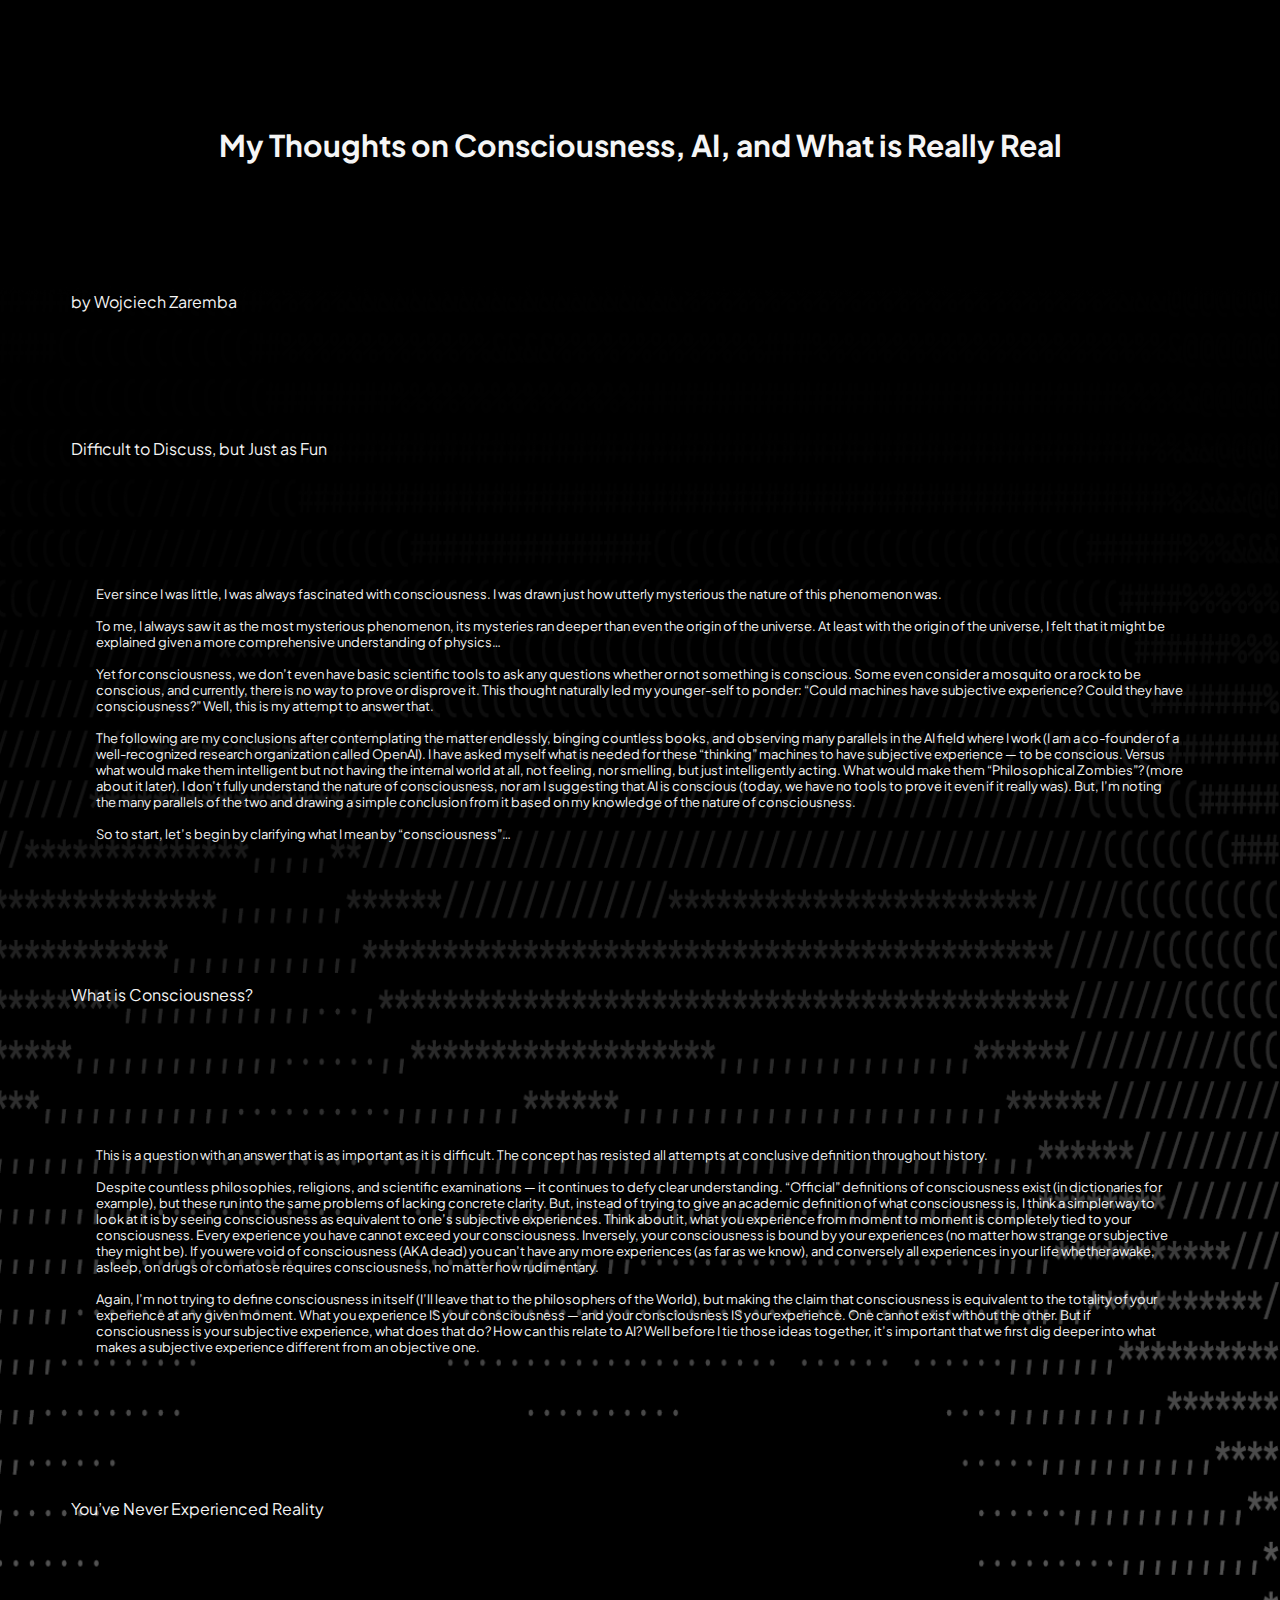
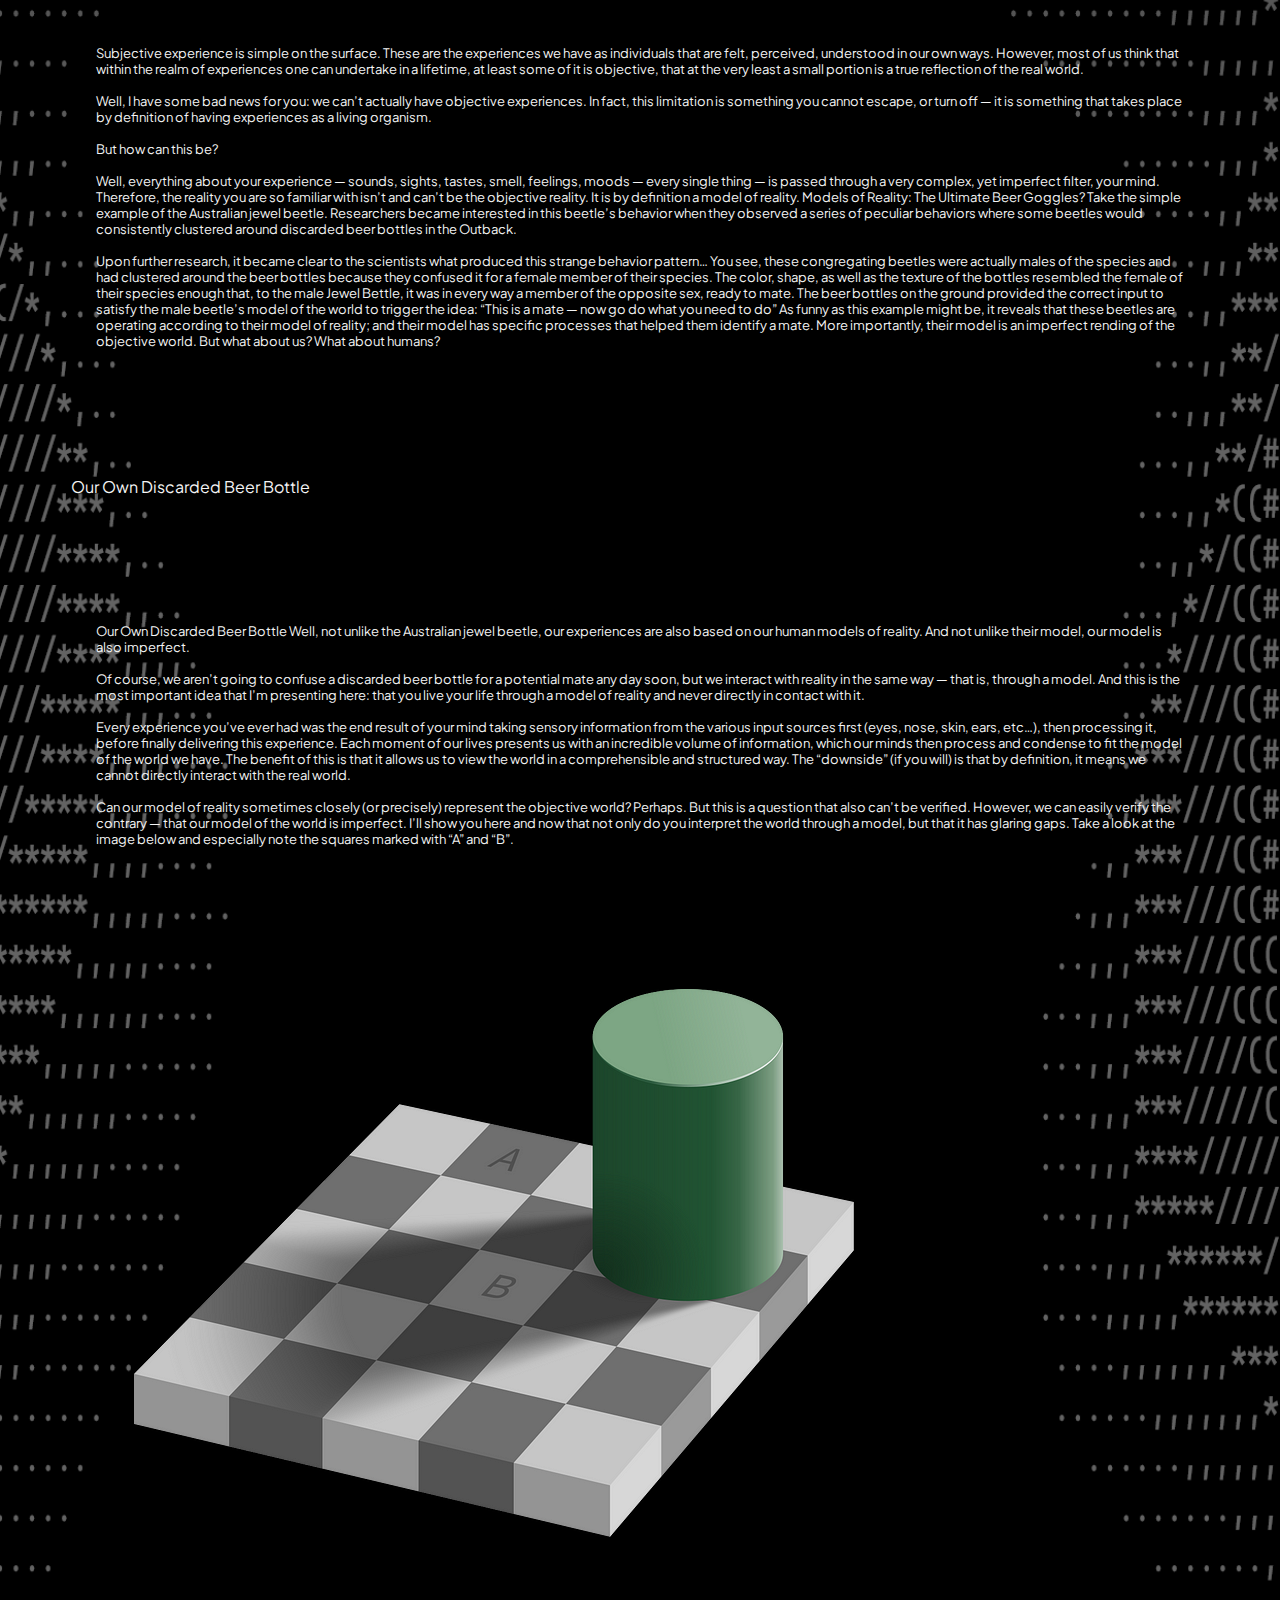
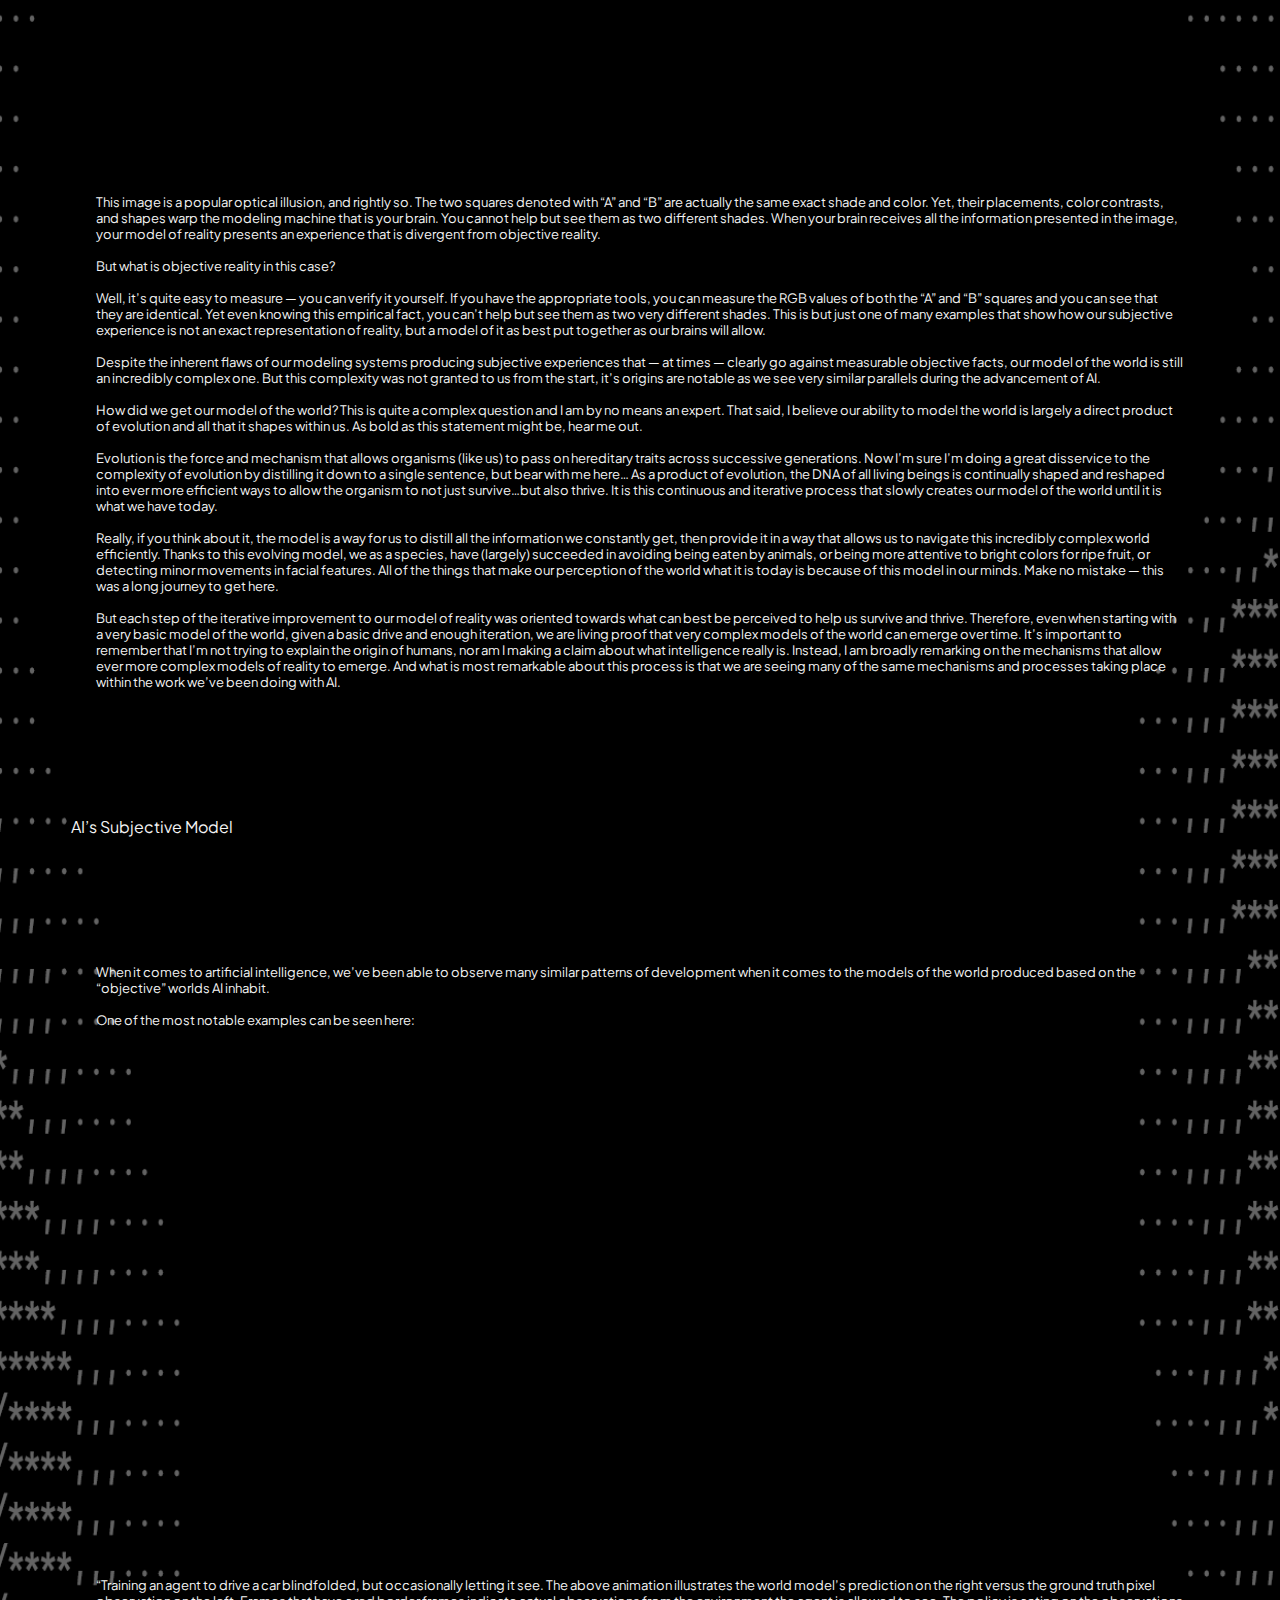
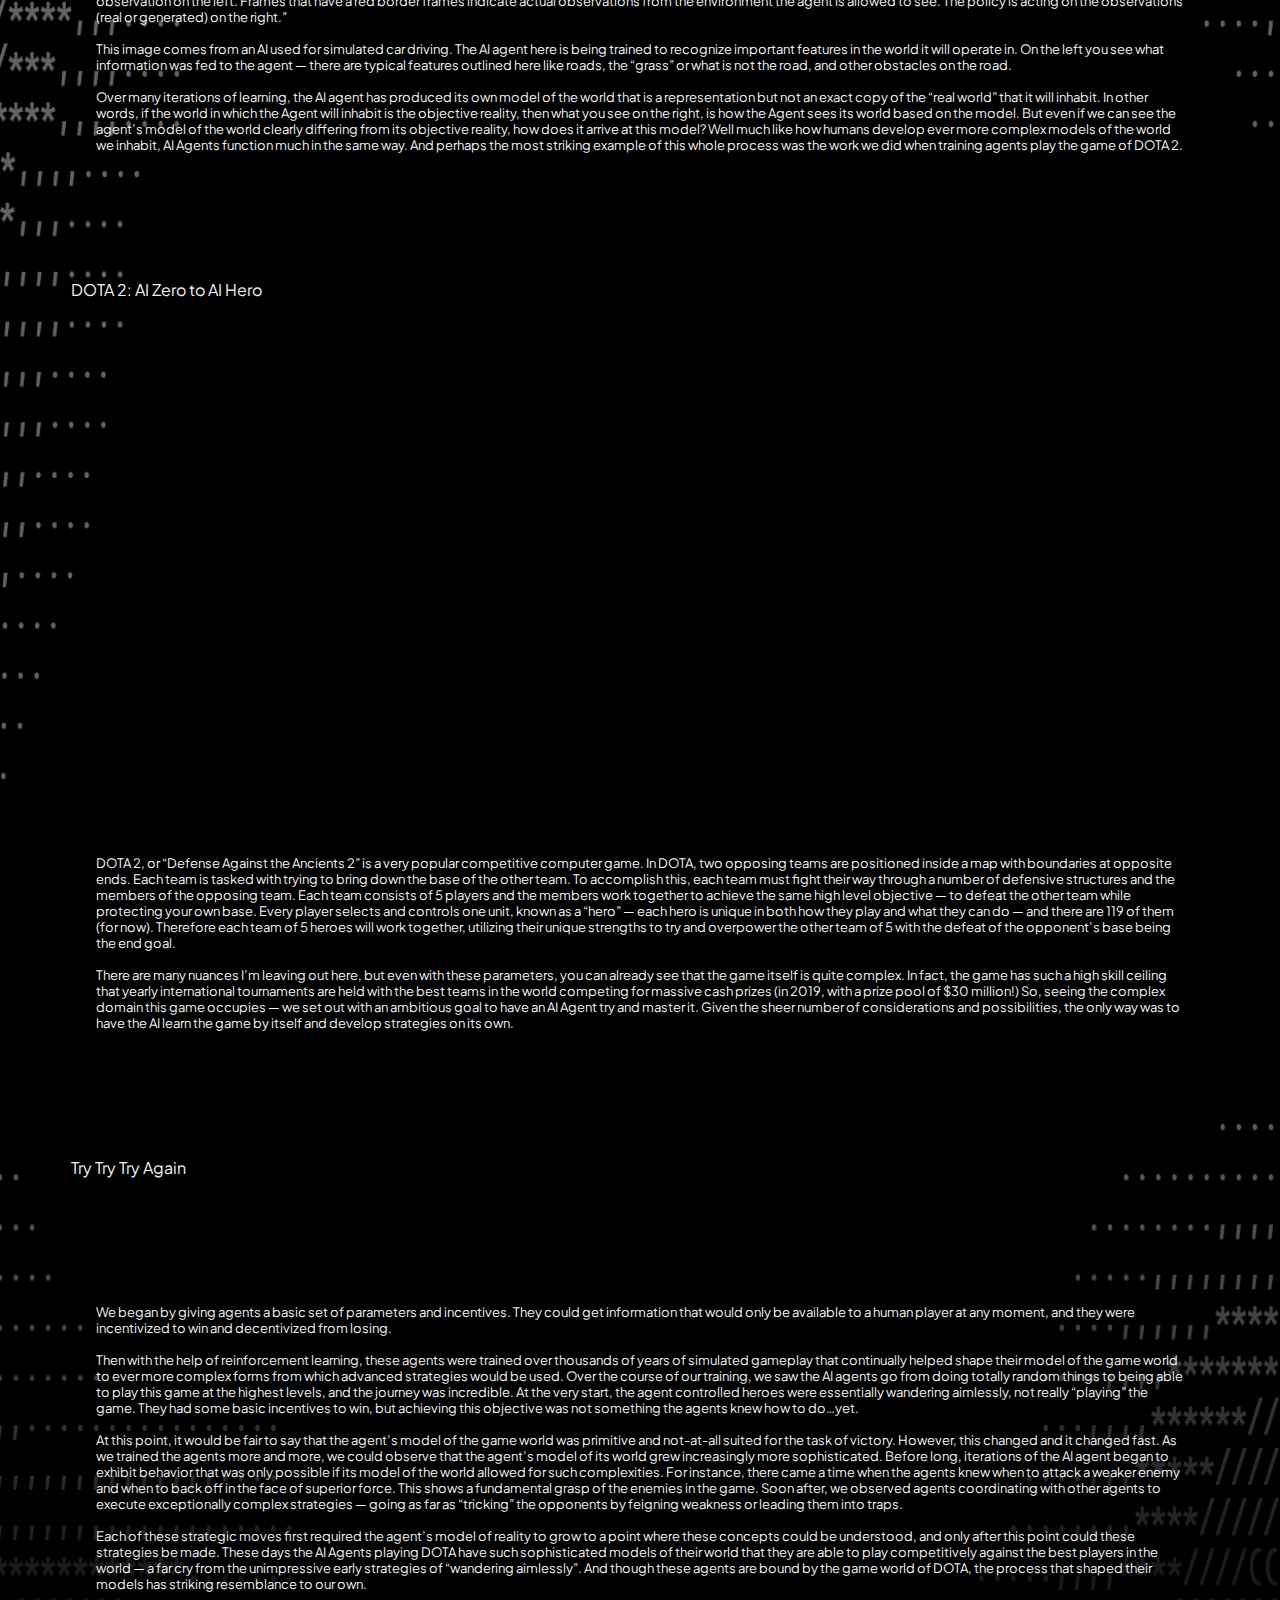
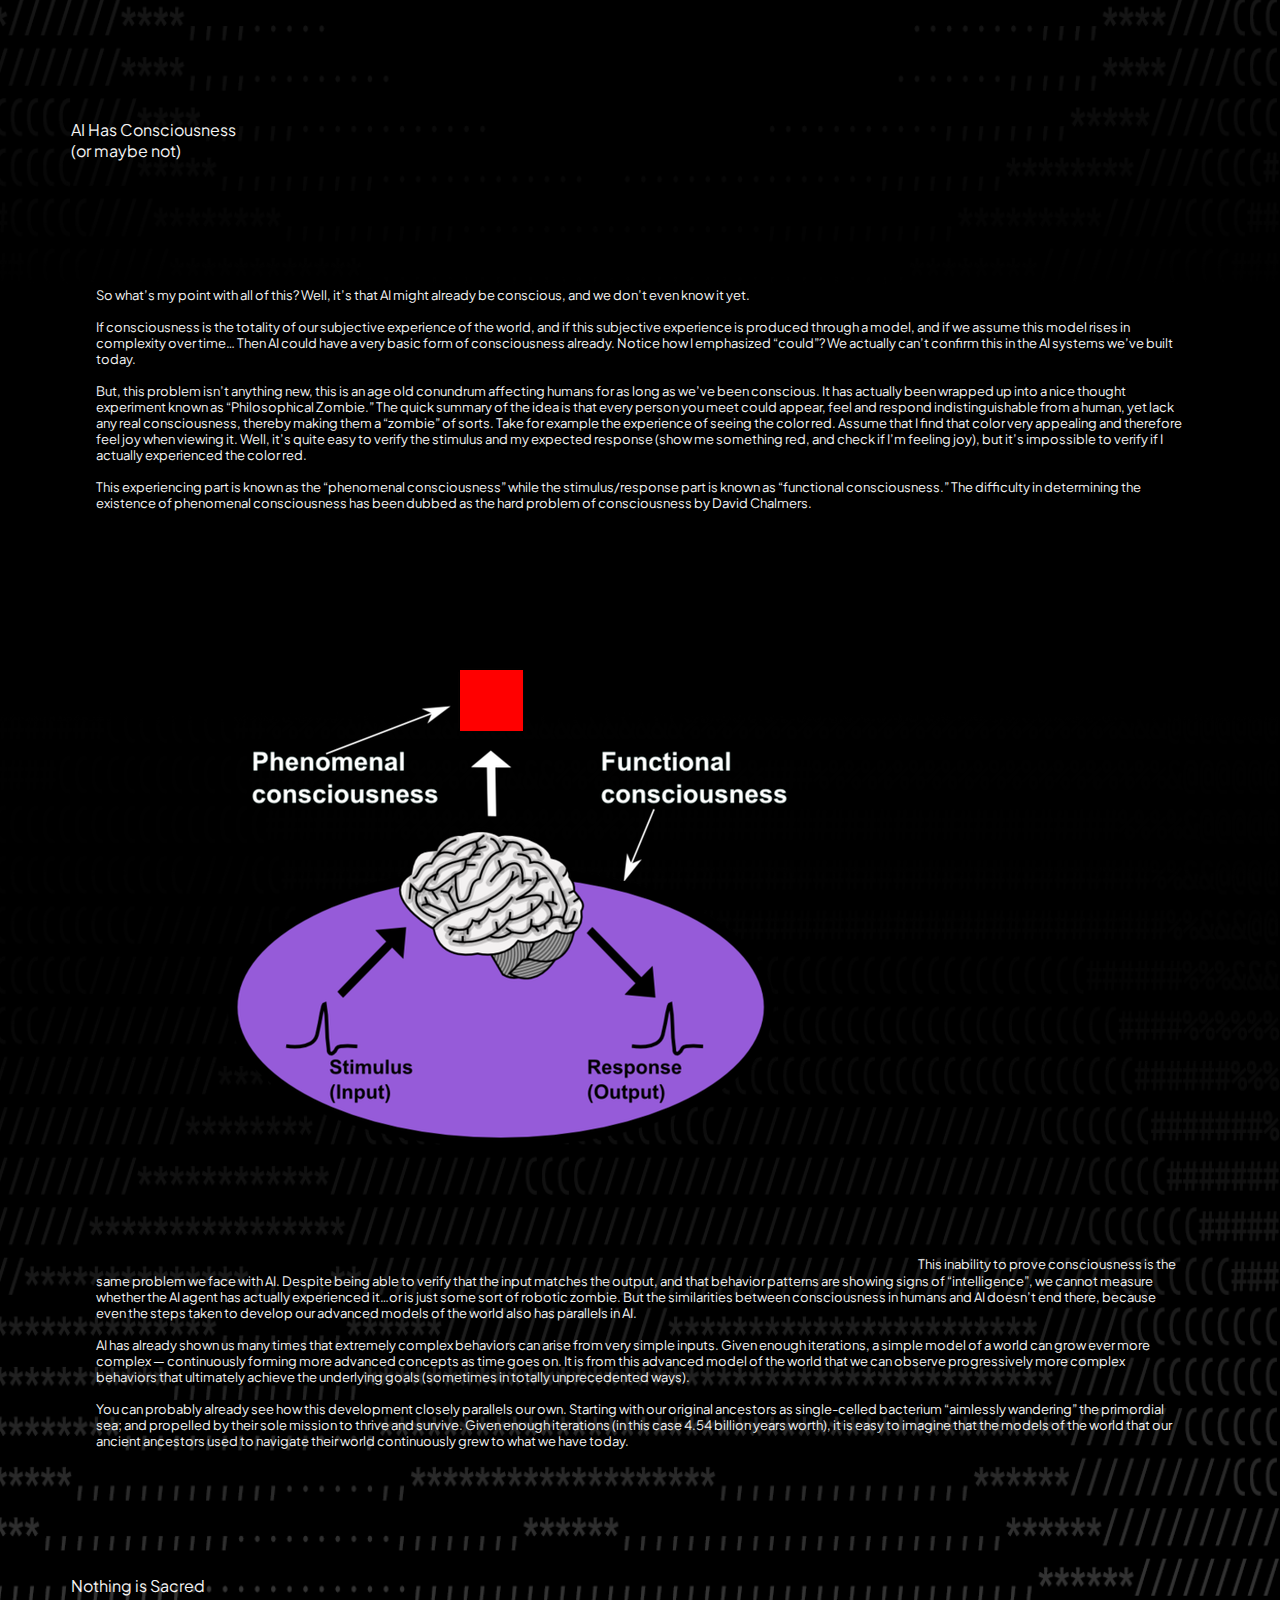
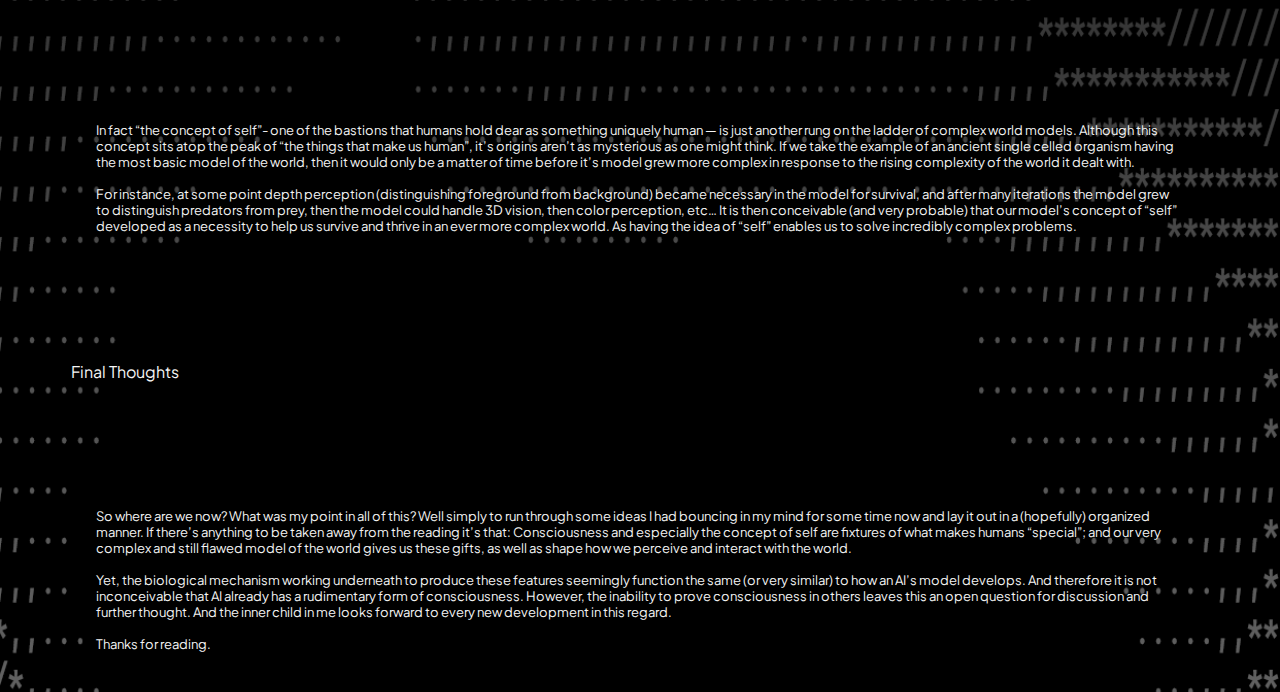
<file: index.html>
<!DOCTYPE html>
<html lang="en">
<head>
    <meta charset="UTF-8">
    <meta http-equiv="X-UA-Compatible" content="IE=edge">
    <meta name="viewport" content="width=device-width, initial-scale=1.0">
    <title>Consciousness, AI, and what is really real</title>
    <link rel="stylesheet" href="style.css">
</head>
<body>
    <div class="title">
    My Thoughts on Consciousness, AI, and What is Really Real
    </div>
    
    <div class="author">
       by Wojciech Zaremba
    </div>

    <div class="sub-heading">
        Difficult to Discuss, but Just as Fun
    </div>
    
    <div class="text">
        Ever since I was little, I was always fascinated with consciousness.
        I was drawn just how utterly mysterious the nature of this phenomenon was.
        <br>
        <br>
        To me, I always saw it as the most mysterious phenomenon, its mysteries ran deeper than even the origin of the universe.
        At least with the origin of the universe, I felt that it might be explained given a more comprehensive understanding of physics…

        <br>
        <br>

        Yet for consciousness, we don’t even have basic scientific tools to ask any questions whether or not something is conscious. Some even consider a mosquito or a rock to be conscious, and currently, there is no way to prove or disprove it.
        This thought naturally led my younger-self to ponder: “Could machines have subjective experience? Could they have consciousness?”
        Well, this is my attempt to answer that.

        <br>
        <br>

        The following are my conclusions after contemplating the matter endlessly, binging countless books, and observing many parallels in the AI field where I work (I am a co-founder of a well-recognized research organization called OpenAI).
        I have asked myself what is needed for these “thinking” machines to have subjective experience — to be conscious. Versus what would make them intelligent but not having the internal world at all, not feeling, nor smelling, but just intelligently acting. What would make them “Philosophical Zombies”? (more about it later).
        I don’t fully understand the nature of consciousness, nor am I suggesting that AI is conscious (today, we have no tools to prove it even if it really was).
        But, I’m noting the many parallels of the two and drawing a simple conclusion from it based on my knowledge of the nature of consciousness.
        
        <br>
        <br>
        
        So to start, let’s begin by clarifying what I mean by “consciousness”…
        <br>
        <br>
    </div>

    <div class="sub-heading">What is Consciousness?</div>

        <div class="text">
        <br>
        This is a question with an answer that is as important as it is difficult.
        The concept has resisted all attempts at conclusive definition throughout history. 
        
        <br>
        <br>
        
        Despite countless philosophies, religions, and scientific examinations — it continues to defy clear understanding.
        “Official” definitions of consciousness exist (in dictionaries for example), but these run into the same problems of lacking concrete clarity. But, instead of trying to give an academic definition of what consciousness is, I think a simpler way to look at it is by seeing consciousness as equivalent to one’s subjective experiences.
        Think about it, what you experience from moment to moment is completely tied to your consciousness. Every experience you have cannot exceed your consciousness. Inversely, your consciousness is bound by your experiences (no matter how strange or subjective they might be).
        If you were void of consciousness (AKA dead) you can’t have any more experiences (as far as we know), and conversely all experiences in your life whether awake, asleep, on drugs or comatose requires consciousness, no matter how rudimentary.
        
        <br>
        <br>

        Again, I’m not trying to define consciousness in itself (I’ll leave that to the philosophers of the World), but making the claim that consciousness is equivalent to the totality of your experience at any given moment.
        What you experience IS your consciousness — and your consciousness IS your experience. One cannot exist without the other.
        But if consciousness is your subjective experience, what does that do? How can this relate to AI?
        Well before I tie those ideas together, it’s important that we first dig deeper into what makes a subjective experience different from an objective one.
        <br>
        <br>
        </div>

        <div class="sub-heading">You’ve Never Experienced Reality</div>

      
        
        <div class="text">
        Subjective experience is simple on the surface.
        These are the experiences we have as individuals that are felt, perceived, understood in our own ways. However, most of us think that within the realm of experiences one can undertake in a lifetime, at least some of it is objective, that at the very least a small portion is a true reflection of the real world.
        
        <br>
        <br>
        
        Well, I have some bad news for you: we can’t actually have objective experiences.
        In fact, this limitation is something you cannot escape, or turn off — it is something that takes place by definition of having experiences as a living organism.
        
        <br>
        <br>

        But how can this be?

        <br>
        <br>

        Well, everything about your experience — sounds, sights, tastes, smell, feelings, moods — every single thing — is passed through a very complex, yet imperfect filter, your mind. Therefore, the reality you are so familiar with isn’t and can’t be the objective reality.
        It is by definition a model of reality.
        Models of Reality: The Ultimate Beer Goggles?
        Take the simple example of the Australian jewel beetle.
        Researchers became interested in this beetle’s behavior when they observed a series of peculiar behaviors where some beetles would consistently clustered around discarded beer bottles in the Outback.
        
        <br>
        <br>

        Upon further research, it became clear to the scientists what produced this strange behavior pattern…
        You see, these congregating beetles were actually males of the species and had clustered around the beer bottles because they confused it for a female member of their species.
        The color, shape, as well as the texture of the bottles resembled the female of their species enough that, to the male Jewel Bettle, it was in every way a member of the opposite sex, ready to mate.
        The beer bottles on the ground provided the correct input to satisfy the male beetle’s model of the world to trigger the idea:
        “This is a mate — now go do what you need to do”
        As funny as this example might be, it reveals that these beetles are operating according to their model of reality; and their model has specific processes that helped them identify a mate.
        More importantly, their model is an imperfect rending of the objective world.
        But what about us? What about humans?
        </div>

        <div class="sub-heading">Our Own Discarded Beer Bottle</div>

        <div class="text">
        Our Own Discarded Beer Bottle
        Well, not unlike the Australian jewel beetle, our experiences are also based on our human models of reality. And not unlike their model, our model is also imperfect.
        
        <br>
        <br>
        
        Of course, we aren’t going to confuse a discarded beer bottle for a potential mate any day soon, but we interact with reality in the same way — that is, through a model.
        And this is the most important idea that I’m presenting here: that you live your life through a model of reality and never directly in contact with it.
        
        <br>
        <br>

        Every experience you’ve ever had was the end result of your mind taking sensory information from the various input sources first (eyes, nose, skin, ears, etc…), then processing it, before finally delivering this experience.
        Each moment of our lives presents us with an incredible volume of information, which our minds then process and condense to fit the model of the world we have.
        The benefit of this is that it allows us to view the world in a comprehensible and structured way. The “downside” (if you will) is that by definition, it means we cannot directly interact with the real world.
        
        <br>
        <br>

        Can our model of reality sometimes closely (or precisely) represent the objective world? Perhaps.
        But this is a question that also can’t be verified.
        However, we can easily verify the contrary — that our model of the world is imperfect.
        I’ll show you here and now that not only do you interpret the world through a model, but that it has glaring gaps.
        Take a look at the image below and especially note the squares marked with “A” and “B”.
        <br>
        <br>
        </div>

        <img src="assets/images/fig1.png" alt="Fig. 1">


        <div class="text">
        This image is a popular optical illusion, and rightly so.
        The two squares denoted with “A” and “B” are actually the same exact shade and color. Yet, their placements, color contrasts, and shapes warp the modeling machine that is your brain. You cannot help but see them as two different shades.
        When your brain receives all the information presented in the image, your model of reality presents an experience that is divergent from objective reality.
        
        <br>
        <br>

        But what is objective reality in this case?

        <br>
        <br>

        Well, it’s quite easy to measure — you can verify it yourself.
        If you have the appropriate tools, you can measure the RGB values of both the “A” and “B” squares and you can see that they are identical. Yet even knowing this empirical fact, you can’t help but see them as two very different shades.
        This is but just one of many examples that show how our subjective experience is not an exact representation of reality, but a model of it as best put together as our brains will allow.
        
        <br>
        <br>
        
        Despite the inherent flaws of our modeling systems producing subjective experiences that — at times — clearly go against measurable objective facts, our model of the world is still an incredibly complex one.
        But this complexity was not granted to us from the start, it’s origins are notable as we see very similar parallels during the advancement of AI.
        
        <br>
        <br>

        How did we get our model of the world?
        This is quite a complex question and I am by no means an expert.
        That said, I believe our ability to model the world is largely a direct product of evolution and all that it shapes within us.
        As bold as this statement might be, hear me out.
        
        <br>
        <br>

        Evolution is the force and mechanism that allows organisms (like us) to pass on hereditary traits across successive generations. Now I’m sure I’m doing a great disservice to the complexity of evolution by distilling it down to a single sentence, but bear with me here…
        As a product of evolution, the DNA of all living beings is continually shaped and reshaped into ever more efficient ways to allow the organism to not just survive…but also thrive.
        It is this continuous and iterative process that slowly creates our model of the world until it is what we have today.
        
        <br>
        <br>

        Really, if you think about it, the model is a way for us to distill all the information we constantly get, then provide it in a way that allows us to navigate this incredibly complex world efficiently.
        Thanks to this evolving model, we as a species, have (largely) succeeded in avoiding being eaten by animals, or being more attentive to bright colors for ripe fruit, or detecting minor movements in facial features. All of the things that make our perception of the world what it is today is because of this model in our minds.
        Make no mistake — this was a long journey to get here.
        
        <br>
        <br>

        But each step of the iterative improvement to our model of reality was oriented towards what can best be perceived to help us survive and thrive.
        Therefore, even when starting with a very basic model of the world, given a basic drive and enough iteration, we are living proof that very complex models of the world can emerge over time.
        It’s important to remember that I’m not trying to explain the origin of humans, nor am I making a claim about what intelligence really is. Instead, I am broadly remarking on the mechanisms that allow ever more complex models of reality to emerge.
        And what is most remarkable about this process is that we are seeing many of the same mechanisms and processes taking place within the work we’ve been doing with AI.
        </div>
        
        <div class="sub-heading">AI’s Subjective Model</div>

        <div class="text">
        When it comes to artificial intelligence, we’ve been able to observe many similar patterns of development when it comes to the models of the world produced based on the “objective” worlds AI inhabit.
        
        <br>
        <br>

        One of the most notable examples can be seen here:
        
        <br>
        <br>
        </div>

        <iframe src="https://www.youtube.com/embed/N8vTC58HZt0">
        </iframe>

        <div class="text">
        “Training an agent to drive a car blindfolded, but occasionally letting it see.
        The above animation illustrates the world model’s prediction on the right versus the ground truth pixel observation on the left. Frames that have a red border frames indicate actual observations from the environment the agent is allowed to see. The policy is acting on the observations (real or generated) on the right.” 
        
        <br>
        <br>

        This image comes from an AI used for simulated car driving. The AI agent here is being trained to recognize important features in the world it will operate in.
        On the left you see what information was fed to the agent — there are typical features outlined here like roads, the “grass” or what is not the road, and other obstacles on the road.
        
        <br>
        <br>

        Over many iterations of learning, the AI agent has produced its own model of the world that is a representation but not an exact copy of the “real world” that it will inhabit. In other words, if the world in which the Agent will inhabit is the objective reality, then what you see on the right, is how the Agent sees its world based on the model.
        But even if we can see the agent’s model of the world clearly differing from its objective reality, how does it arrive at this model?
        Well much like how humans develop ever more complex models of the world we inhabit, AI Agents function much in the same way. And perhaps the most striking example of this whole process was the work we did when training agents play the game of DOTA 2.
        </div>
        
        <div class="sub-heading">DOTA 2: AI Zero to AI Hero
            <br>
            <br>
        </div>

        <iframe src="https://www.youtube.com/embed/eHipy_j29Xw">
        </iframe>

        <div class="text">
        DOTA 2, or “Defense Against the Ancients 2” is a very popular competitive computer game.
        In DOTA, two opposing teams are positioned inside a map with boundaries at opposite ends. Each team is tasked with trying to bring down the base of the other team. To accomplish this, each team must fight their way through a number of defensive structures and the members of the opposing team.
        Each team consists of 5 players and the members work together to achieve the same high level objective — to defeat the other team while protecting your own base.
        Every player selects and controls one unit, known as a “hero” — each hero is unique in both how they play and what they can do — and there are 119 of them (for now).
        Therefore each team of 5 heroes will work together, utilizing their unique strengths to try and overpower the other team of 5 with the defeat of the opponent’s base being the end goal.
        
        <br>
        <br>

        There are many nuances I’m leaving out here, but even with these parameters, you can already see that the game itself is quite complex. In fact, the game has such a high skill ceiling that yearly international tournaments are held with the best teams in the world competing for massive cash prizes (in 2019, with a prize pool of $30 million!)
        So, seeing the complex domain this game occupies — we set out with an ambitious goal to have an AI Agent try and master it. Given the sheer number of considerations and possibilities, the only way was to have the AI learn the game by itself and develop strategies on its own.
        </div>
        
        <div class="sub-heading">Try Try Try Again</div>

        <div class="text">
        We began by giving agents a basic set of parameters and incentives.
        They could get information that would only be available to a human player at any moment, and they were incentivized to win and decentivized from losing.
        
        <br>
        <br>
        
        Then with the help of reinforcement learning, these agents were trained over thousands of years of simulated gameplay that continually helped shape their model of the game world to ever more complex forms from which advanced strategies would be used.
        Over the course of our training, we saw the AI agents go from doing totally random things to being able to play this game at the highest levels, and the journey was incredible.
        At the very start, the agent controlled heroes were essentially wandering aimlessly, not really “playing” the game. They had some basic incentives to win, but achieving this objective was not something the agents knew how to do…yet.
                
        <br>
        <br>
        
        At this point, it would be fair to say that the agent’s model of the game world was primitive and not-at-all suited for the task of victory. However, this changed and it changed fast.
        As we trained the agents more and more, we could observe that the agent’s model of its world grew increasingly more sophisticated. Before long, iterations of the AI agent began to exhibit behavior that was only possible if its model of the world allowed for such complexities.
        For instance, there came a time when the agents knew when to attack a weaker enemy and when to back off in the face of superior force. This shows a fundamental grasp of the enemies in the game.
        Soon after, we observed agents coordinating with other agents to execute exceptionally complex strategies — going as far as “tricking” the opponents by feigning weakness or leading them into traps.
                
        <br>
        <br>
        
        Each of these strategic moves first required the agent’s model of reality to grow to a point where these concepts could be understood, and only after this point could these strategies be made.
        These days the AI Agents playing DOTA have such sophisticated models of their world that they are able to play competitively against the best players in the world — a far cry from the unimpressive early strategies of “wandering aimlessly”.
        And though these agents are bound by the game world of DOTA, the process that shaped their models has striking resemblance to our own.
        </div>
        
        <div class="sub-heading">AI Has Consciousness <br>(or maybe not)</div>
        
        <div class="text">
        So what’s my point with all of this?
        Well, it’s that AI might already be conscious, and we don’t even know it yet.
                
        <br>
        <br>
        
        If consciousness is the totality of our subjective experience of the world, and if this subjective experience is produced through a model, and if we assume this model rises in complexity over time…
        Then AI could have a very basic form of consciousness already.
        Notice how I emphasized “could”?
        We actually can’t confirm this in the AI systems we’ve built today.
                
        <br>
        <br>
        
        But, this problem isn’t anything new, this is an age old conundrum affecting humans for as long as we’ve been conscious. It has actually been wrapped up into a nice thought experiment known as “Philosophical Zombie.”
        The quick summary of the idea is that every person you meet could appear, feel and respond indistinguishable from a human, yet lack any real consciousness, thereby making them a “zombie” of sorts.
        Take for example the experience of seeing the color red.
        Assume that I find that color very appealing and therefore feel joy when viewing it. Well, it’s quite easy to verify the stimulus and my expected response (show me something red, and check if I’m feeling joy), but it’s impossible to verify if I actually experienced the color red.
                
        <br>
        <br>
        
        This experiencing part is known as the “phenomenal consciousness” while the stimulus/response part is known as “functional consciousness.” The difficulty in determining the existence of phenomenal consciousness has been dubbed as the hard problem of consciousness by David Chalmers.

        <img src="assets/images/fig2.png" alt="Fig. 2">
        
        This inability to prove consciousness is the same problem we face with AI. Despite being able to verify that the input matches the output, and that behavior patterns are showing signs of “intelligence”, we cannot measure whether the AI agent has actually experienced it…or is just some sort of robotic zombie.
        But the similarities between consciousness in humans and AI doesn’t end there, because even the steps taken to develop our advanced models of the world also has parallels in AI.
                
        <br>
        <br>
        
        AI has already shown us many times that extremely complex behaviors can arise from very simple inputs. Given enough iterations, a simple model of a world can grow ever more complex — continuously forming more advanced concepts as time goes on.
        It is from this advanced model of the world that we can observe progressively more complex behaviors that ultimately achieve the underlying goals (sometimes in totally unprecedented ways).
                
        <br>
        <br>
        
        You can probably already see how this development closely parallels our own.
        Starting with our original ancestors as single-celled bacterium “aimlessly wandering” the primordial sea; and propelled by their sole mission to thrive and survive. Given enough iterations (in this case 4.54 billion years worth), it is easy to imagine that the models of the world that our ancient ancestors used to navigate their world continuously grew to what we have today.
        </div>

        <div class="sub-heading">Nothing is Sacred</div>
        
        <div class="text">
        In fact “the concept of self”- one of the bastions that humans hold dear as something uniquely human — is just another rung on the ladder of complex world models. Although this concept sits atop the peak of “the things that make us human”, it’s origins aren’t as mysterious as one might think.
        If we take the example of an ancient single celled organism having the most basic model of the world, then it would only be a matter of time before it’s model grew more complex in response to the rising complexity of the world it dealt with.
        
        <br>
        <br>

        For instance, at some point depth perception (distinguishing foreground from background) became necessary in the model for survival, and after many iterations the model grew to distinguish predators from prey, then the model could handle 3D vision, then color perception, etc…
        It is then conceivable (and very probable) that our model’s concept of “self” developed as a necessity to help us survive and thrive in an ever more complex world. As having the idea of “self” enables us to solve incredibly complex problems.
        </div>

        <div class="sub-heading">Final Thoughts</div>

        <div class="text">
        So where are we now? What was my point in all of this?
        Well simply to run through some ideas I had bouncing in my mind for some time now and lay it out in a (hopefully) organized manner.
        If there’s anything to be taken away from the reading it’s that:
        Consciousness and especially the concept of self are fixtures of what makes humans “special”; and our very complex and still flawed model of the world gives us these gifts, as well as shape how we perceive and interact with the world.
        
        <br>
        <br>

        Yet, the biological mechanism working underneath to produce these features seemingly function the same (or very similar) to how an AI’s model develops. And therefore it is not inconceivable that AI already has a rudimentary form of consciousness.
        However, the inability to prove consciousness in others leaves this an open question for discussion and further thought. And the inner child in me looks forward to every new development in this regard.
        
        <br>
        <br>
        
        Thanks for reading.
        
        <br>
        <br>
        <br>
    </div>
    
    
    
</body>
</html>
</file>
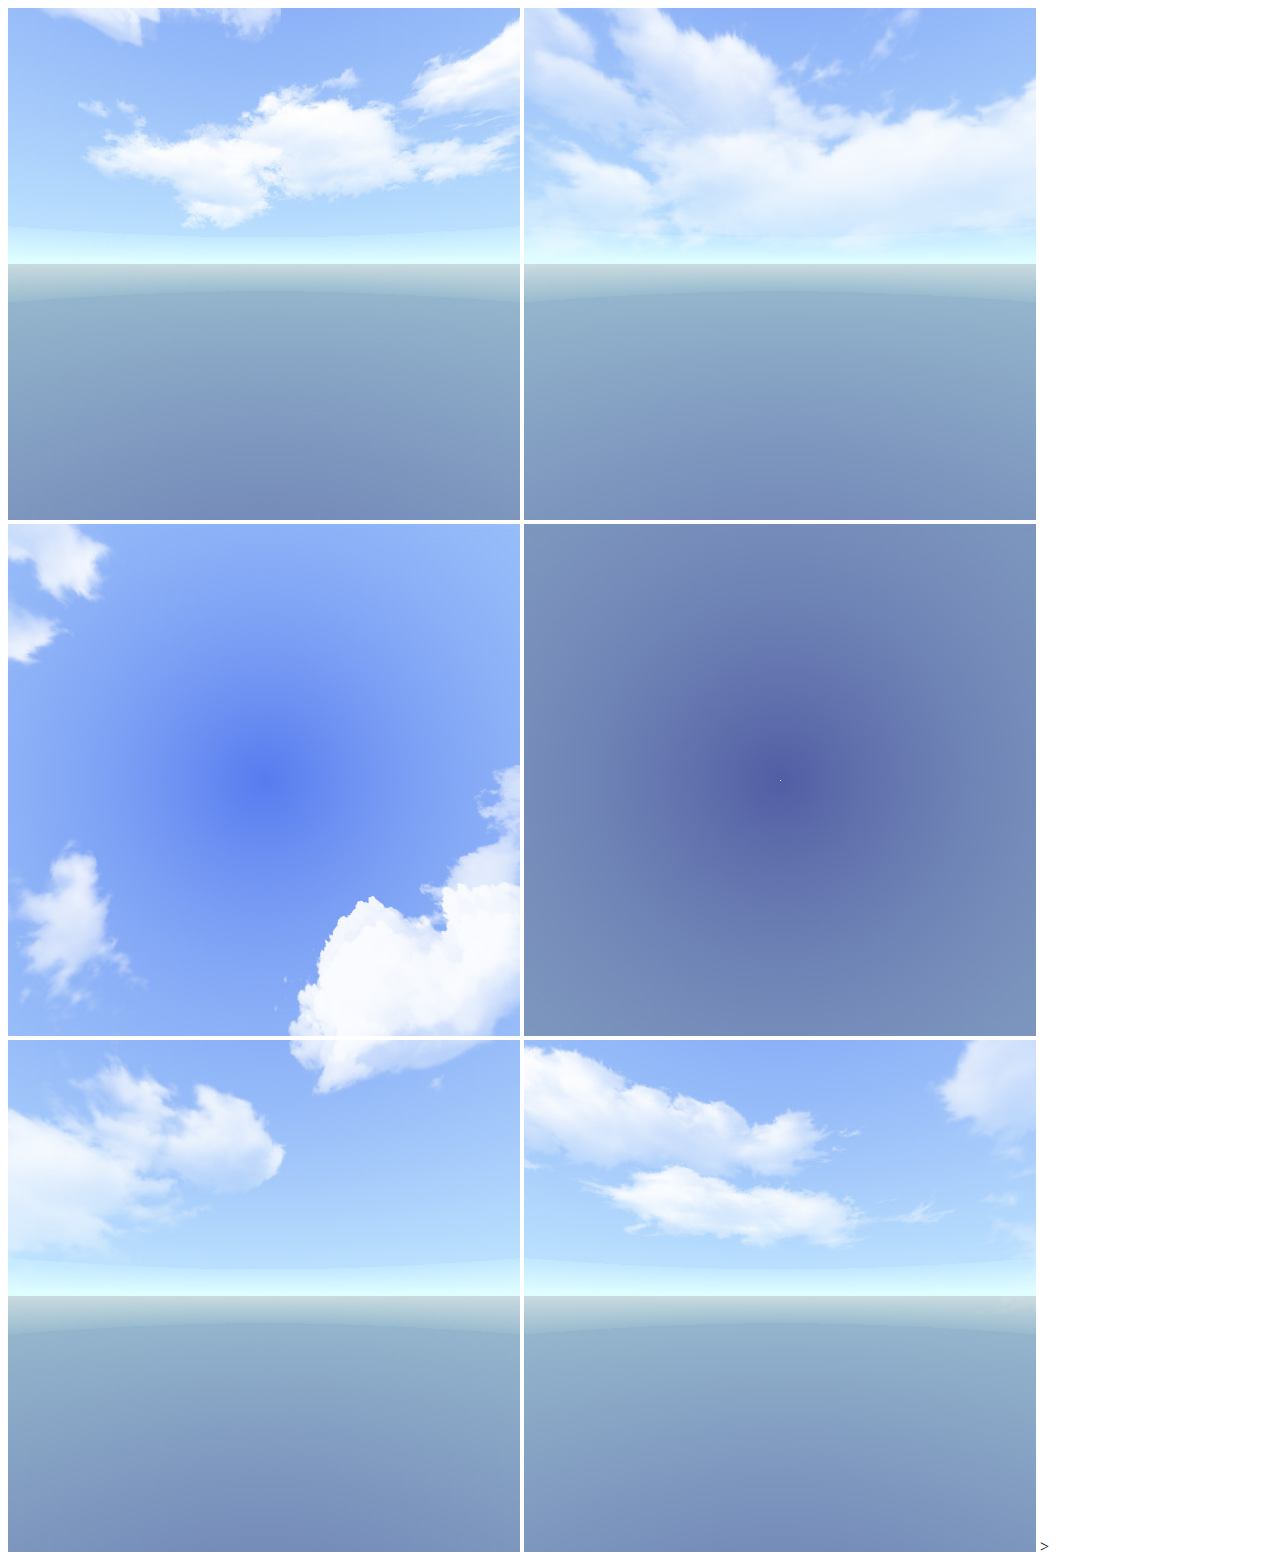
<file: ar/index.html>
<!DOCTYPE html>
<html>
  <script src="https://aframe.io/releases/1.0.4/aframe.min.js"></script>
  <script src="aframe-ar.js"></script>
  <body>
    <a-scene embedded arjs environment="#env" vr-mode-ui="enabled: false">
      <a-assets>
        <a-cubemap id="env">
          <img src="Daylight-Box_Right.jpg">
          <img src="Daylight-Box_Left.jpg">
          <img src="Daylight-Box_Top.jpg">
          <img src="Daylight-Box_Bottom.jpg">
          <img src="Daylight-Box_Front.jpg">
          <img src="Daylight-Box_Back.jpg">
        </a-cubemap>
      </a-assets>

      <a-light type="ambient" color="#888"></a-light>
      <a-light type="point" intensity="1" position="2 7 4"></a-light>

      <!-- DONT EDIT ABOVE
                o   o
                 )-(
                (O O)
                 \=/
                .-"-.
               //\ /\\
             _// / \ \\_
            =./ {,-.} \.=
                || ||
                || ||    
              __|| ||__  
             `---" "---'   
           EDIT FROM HERE ON          
      -->

      <!-- This is the marker, inside the <marker> 
           the objects that will appear at that position -->

      <!-- You can create your own markers here. ONLY USE JPEGS not PNG!
      https://jeromeetienne.github.io/AR.js/three.js/examples/marker-training/examples/generator.html
     -->

     <!-- !!! MARKER 1 !!! -->

      <a-marker type='pattern' url='pattern-marker4562.patt' smooth="true">

        <!-- This is the object <a-object> 
          Edit size, position, texture and animation here -->


          <!-- !!! MIDDLE ROW  -4 !!! -->
          
<a-entity
scale="1.2">

<a-box 
width="0.4"
height="0.4"
depth="0.4"
position="-1 3 -2" 
rotation="0 0 0"               
src="skinfaces1024.jpg"
env-map="#env"
metalness="0.5"
roughness="0.5"
animation="
property: position; 
from: -1 3 -2; 
to: -1 4 -2; 
easing: linear;
dir: alternate;
dur: 1500; 
loop:true"                        
>                 
</a-box>

<a-box 
width="0.4"
height="0.4"
depth="0.4"
position="-0.5 3 -2" 
rotation="0 0 0"               
src="skinfaces1024.jpg"
env-map="#env"
metalness="0.5"
roughness="0.5"
animation="
property: position; 
from: -0.5 3 -2; 
to: -0.5 4 -2; 
easing: linear;
dir: alternate;
dur: 2000; 
loop:true"                       
>                 
</a-box>

<a-box 
width="0.4"
height="0.4"
depth="0.4"
position="0 3 -2" 
rotation="0 0 0"               
src="skinfaces1024.jpg"
env-map="#env"
metalness="0.5"
roughness="0.5"
animation="
property: position; 
from: 0 3 -2; 
to: 0 4 -2; 
easing: linear;
dir: alternate;
dur: 2500; 
loop:true"                          
>                 
</a-box>

<a-box 
width="0.4"
height="0.4"
depth="0.4"
position="0.5 3 -2" 
rotation="0 0 0"               
src="skinfaces1024.jpg"
env-map="#env"
metalness="0.5"
roughness="0.5"
animation="
property: position; 
from: 0.5 3 -2; 
to: 0.5 4 -2; 
easing: linear;
dir: alternate;
dur: 3000; 
loop:true"                         
>                 
</a-box>

</a-box>

<a-box 
width="0.4"
height="0.4"
depth="0.4"
position="1 3 -2" 
rotation="0 0 0"               
src="skinfaces1024.jpg"
env-map="#env"
metalness="0.5"
roughness="0.5"
animation="
property: position; 
from: 1 3 -2; 
to: 1 4 -2; 
easing: linear;
dir: alternate;
dur: 3500; 
loop:true"                         
>                 
</a-box>

          


          <!-- !!! MIDDLE ROW  -3 !!! -->
<a-box 
width="0.4"
height="0.4"
depth="0.4"
position="-1 3 -1.5" 
rotation="0 0 0"               
src="skinfaces1024.jpg"
env-map="#env"
metalness="0.5"
roughness="0.5"
animation="
property: position; 
from: -1 3 -1.5; 
to: -1 4 -1.5; 
easing: linear;
dir: alternate;
dur: 2000; 
loop:true"                          
>                 
</a-box>

<a-box 
width="0.4"
height="0.4"
depth="0.4"
position="-0.5 3 -1.5" 
rotation="0 0 0"               
src="skinfaces1024.jpg"
env-map="#env"
metalness="0.5"
roughness="0.5"
animation="
property: position; 
from: -0.5 3 -1.5; 
to: -0.5 4 -1.5; 
easing: linear;
dir: alternate;
dur: 2500; 
loop:true"                     
>                 
</a-box>

<a-box 
width="0.4"
height="0.4"
depth="0.4"
position="0 3 -1.5" 
rotation="0 0 0"               
src="skinfaces1024.jpg"
env-map="#env"
metalness="0.5"
roughness="0.5"
animation="
property: position; 
from: 0 3 -1.5; 
to: 0 4 -1.5; 
easing: linear;
dir: alternate;
dur: 3000; 
loop:true"                      
>                 
</a-box>

<a-box 
width="0.4"
height="0.4"
depth="0.4"
position="0.5 3 -1.5" 
rotation="0 0 0"               
src="skinfaces1024.jpg"
env-map="#env"
metalness="0.5"
roughness="0.5"
animation="
property: position; 
from: 0.5 3 -1.5; 
to: 0.5 4 -1.5; 
easing: linear;
dir: alternate;
dur: 3500; 
loop:true"                         
>                 
</a-box>

</a-box>

<a-box 
width="0.4"
height="0.4"
depth="0.4"
position="1 3 -1.5" 
rotation="0 0 0"               
src="skinfaces1024.jpg"
env-map="#env"
metalness="0.5"
roughness="0.5"
animation="
property: position; 
from: 1 3 -1.5; 
to: 1 4 -1.5; 
easing: linear;
dir: alternate;
dur: 4000; 
loop:true"                            
>                 
</a-box>



<!-- !!! MIDDLE ROW  -2 !!! -->
<a-box 
width="0.4"
height="0.4"
depth="0.4"
position="-1 3 -1" 
rotation="0 0 0"               
src="skinfaces1024.jpg"
env-map="#env"
metalness="0.5"
roughness="0.5"
animation="
property: position; 
from: -1 3 -1; 
to: -1 4 -1; 
easing: linear;
dir: alternate;
dur: 2500; 
loop:true"                          
>                 
</a-box>

<a-box 
width="0.4"
height="0.4"
depth="0.4"
position="-0.5 3 -1" 
rotation="0 0 0"               
src="skinfaces1024.jpg"
env-map="#env"
metalness="0.5"
roughness="0.5"
animation="
property: position; 
from: -0.5 3 -1; 
to: -0.5 4 -1; 
easing: linear;
dir: alternate;
dur: 3000; 
loop:true" 
>                 
</a-box>

<a-box 
width="0.4"
height="0.4"
depth="0.4"
position="0 3 -1" 
rotation="0 0 0"               
src="skinfaces1024.jpg"
env-map="#env"
metalness="0.5"
roughness="0.5"
animation="
property: position; 
from: 0 3 -1; 
to: 0 4 -1; 
easing: linear;
dir: alternate;
dur: 3500; 
loop:true"                       
>                 
</a-box>

<a-box 
width="0.4"
height="0.4"
depth="0.4"
position="0.5 3 -1" 
rotation="0 0 0"               
src="skinfaces1024.jpg"
env-map="#env"
metalness="0.5"
roughness="0.5"
animation="
property: position; 
from: 0.5 3 -1; 
to: 0.5 4 -1; 
easing: linear;
dir: alternate;
dur: 4000; 
loop:true"                      
>                 
</a-box>

</a-box>

<a-box 
width="0.4"
height="0.4"
depth="0.4"
position="1 3 -1" 
rotation="0 0 0"               
src="skinfaces1024.jpg"
env-map="#env"
metalness="0.5"
roughness="0.5"
animation="
property: position; 
from: 1 3 -1; 
to: 1 4 -1; 
easing: linear;
dir: alternate;
dur: 4500; 
loop:true"                         
>                 
</a-box>


<!-- !!! MIDDLE ROW  -1 !!! -->
<a-box 
width="0.4"
height="0.4"
depth="0.4"
position="-1 3 -0.5" 
rotation="0 0 0"               
src="skinfaces1024.jpg"
env-map="#env"
metalness="0.5"
roughness="0.5"
animation="
property: position; 
from: -1 3 -0.5; 
to: -1 4 -0.5; 
easing: linear;
dir: alternate;
dur: 3000; 
loop:true"                         
>                              
>                 
</a-box>

<a-box 
width="0.4"
height="0.4"
depth="0.4"
position="-0.5 3 -0.5" 
rotation="0 0 0"               
src="skinfaces1024.jpg"
env-map="#env"
metalness="0.5"
roughness="0.5"
animation="
property: position; 
from: -0.5 3 -0.5; 
to: -0.5 4 -0.5; 
easing: linear;
dir: alternate;
dur: 3500; 
loop:true"                          
>                 
</a-box>

<a-box 
width="0.4"
height="0.4"
depth="0.4"
position="0 3 -0.5" 
rotation="0 0 0"               
src="skinfaces1024.jpg"
env-map="#env"
metalness="0.5"
roughness="0.5"
animation="
property: position; 
from: 0 3 -0.5; 
to: 0 4 -0.5; 
easing: linear;
dir: alternate;
dur: 4000; 
loop:true"  
                         
>                 
</a-box>

<a-box 
width="0.4"
height="0.4"
depth="0.4"
position="0.5 3 -0.5" 
rotation="0 0 0"               
src="skinfaces1024.jpg"
env-map="#env"
metalness="0.5"
roughness="0.5"
animation="
property: position; 
from: 0.5 3 -0.5; 
to: 0.5 4 -0.5; 
easing: linear;
dir: alternate;
dur: 4500; 
loop:true"                         
>                 
</a-box>

</a-box>

<a-box 
width="0.4"
height="0.4"
depth="0.4"
position="1 3 -0.5" 
rotation="0 0 0"               
src="skinfaces1024.jpg"
env-map="#env"
metalness="0.5"
roughness="0.5"
animation="
property: position; 
from: 1 3 -0.5; 
to: 1 4 -0.5; 
easing: linear;
dir: alternate;
dur: 4000; 
loop:true"                           
>                 
</a-box>


<!-- !!! MIDDLE ROW !!! -->
          <a-box 
          width="0.4"
          height="0.4"
          depth="0.4"
          position="-1 3 0" 
          rotation="0 0 0"               
          src="skinfaces1024.jpg"
          env-map="#env"
          metalness="0.5"
          roughness="0.5"
          animation="
property: position; 
from: -1 3 0; 
to: -1 4 0; 
easing: linear;
dir: alternate;
dur: 3500; 
loop:true"                           
          >                 
    </a-box>
    
    <a-box 
    width="0.4"
    height="0.4"
    depth="0.4"
    position="-0.5 3 0" 
    rotation="0 0 0"               
    src="skinfaces1024.jpg"
env-map="#env"
metalness="0.5"
roughness="0.5"
animation="
property: position; 
from: -0.5 3 0; 
to: -0.5 4 0; 
easing: linear;
dir: alternate;
dur: 4000; 
loop:true"                           
    >                 
</a-box>

          <a-box 
          width="0.4"
          height="0.4"
          depth="0.4"
          position="0 3 0" 
          rotation="0 0 0"               
          src="skinfaces1024.jpg"
          env-map="#env"
          metalness="0.5"
          roughness="0.5"
          animation="
property: position; 
from: 0 3 0; 
to: 0 4 0; 
easing: linear;
dir: alternate;
dur: 4500; 
loop:true"                           
          >                 
    </a-box>

    <a-box 
    width="0.4"
    height="0.4"
    depth="0.4"
    position="0.5 3 0" 
    rotation="0 0 0"               
    src="skinfaces1024.jpg"
env-map="#env"
metalness="0.5"
roughness="0.5"
animation="
property: position; 
from: 0.5 3 0; 
to: 0.5 4 0; 
easing: linear;
dir: alternate;
dur: 4000; 
loop:true"                           
    >                 
    </a-box>
   
  </a-box>

  <a-box 
  width="0.4"
  height="0.4"
  depth="0.4"
  position="1 3 0" 
  rotation="0 0 0"               
  src="skinfaces1024.jpg"
env-map="#env"
metalness="0.5"
roughness="0.5"
animation="
property: position; 
from: 1 3 0; 
to: 1 4 0; 
easing: linear;
dir: alternate;
dur: 3500; 
loop:true"                            
  >                 
  </a-box>

  <!-- !!! MIDDLE ROW +1 !!! -->
  <a-box 
  width="0.4"
  height="0.4"
  depth="0.4"
  position="-1 3 0.5" 
  rotation="0 0 0"               
  src="skinfaces1024.jpg"
env-map="#env"
metalness="0.5"
roughness="0.5"
animation="
property: position; 
from: -1 3 0.5; 
to: -1 4 0.5; 
easing: linear;
dir: alternate;
dur: 4000; 
loop:true"                        
  >                 
</a-box>

<a-box 
width="0.4"
height="0.4"
depth="0.4"
position="-0.5 3 0.5" 
rotation="0 0 0"               
src="skinfaces1024.jpg"
env-map="#env"
metalness="0.5"
roughness="0.5"
animation="
property: position; 
from: -0.5 3 0.5; 
to: -0.5 4 0.5; 
easing: linear;
dir: alternate;
dur: 4500; 
loop:true"                         
>                 
</a-box>

  <a-box 
  width="0.4"
  height="0.4"
  depth="0.4"
  position="0 3 0.5" 
  rotation="0 0 0"               
  src="skinfaces1024.jpg"
env-map="#env"
metalness="0.5"
roughness="0.5"
animation="
property: position; 
from: 0 3 0.5; 
to: 0 4 0.5; 
easing: linear;
dir: alternate;
dur: 4000; 
loop:true"                          
  >                 
</a-box>

<a-box 
width="0.4"
height="0.4"
depth="0.4"
position="0.5 3 0.5" 
rotation="0 0 0"               
src="skinfaces1024.jpg"
env-map="#env"
metalness="0.5"
roughness="0.5"
animation="
property: position; 
from: 0.5 3 0.5; 
to: 0.5 4 0.5; 
easing: linear;
dir: alternate;
dur: 3500; 
loop:true"                            
>                 
</a-box>

</a-box>

<a-box 
width="0.4"
height="0.4"
depth="0.4"
position="1 3 0.5" 
rotation="0 0 0"               
src="skinfaces1024.jpg"
env-map="#env"
metalness="0.5"
roughness="0.5"
animation="
property: position; 
from: 1 3 0.5; 
to: 1 4 0.5; 
easing: linear;
dir: alternate;
dur: 3000; 
loop:true"                       
>                 
</a-box>


<!-- !!! MIDDLE ROW  +2 !!! -->
<a-box 
width="0.4"
height="0.4"
depth="0.4"
position="-1 3 1" 
rotation="0 0 0"               
src="skinfaces1024.jpg"
env-map="#env"
metalness="0.5"
roughness="0.5"
animation="
property: position; 
from: -1 3 1; 
to: -1 4 1; 
easing: linear;
dir: alternate;
dur: 4500; 
loop:true"                             
>                 
</a-box>

<a-box 
width="0.4"
height="0.4"
depth="0.4"
position="-0.5 3 1" 
rotation="0 0 0"               
src="skinfaces1024.jpg"
env-map="#env"
metalness="0.5"
roughness="0.5"
animation="
property: position; 
from: -0.5 3 1; 
to: -0.5 4 1; 
easing: linear;
dir: alternate;
dur: 4000; 
loop:true"   
>                 
</a-box>

<a-box 
width="0.4"
height="0.4"
depth="0.4"
position="0 3 1" 
rotation="0 0 0"               
src="skinfaces1024.jpg"
env-map="#env"
metalness="0.5"
roughness="0.5"
animation="
property: position; 
from: 0 3 1; 
to: 0 4 1; 
easing: linear;
dir: alternate;
dur: 3500; 
loop:true"                              
>                 
</a-box>

<a-box 
width="0.4"
height="0.4"
depth="0.4"
position="0.5 3 1" 
rotation="0 0 0"               
src="skinfaces1024.jpg"
env-map="#env"
metalness="0.5"
roughness="0.5"
animation="
property: position; 
from: 0.5 3 1; 
to: 0.5 4 1; 
easing: linear;
dir: alternate;
dur: 3000; 
loop:true"                         
>                 
</a-box>

</a-box>

<a-box 
width="0.4"
height="0.4"
depth="0.4"
position="1 3 1" 
rotation="0 0 0"               
src="skinfaces1024.jpg"
env-map="#env"
metalness="0.5"
roughness="0.5"
animation="
property: position; 
from: 1 3 1; 
to: 1 4 1; 
easing: linear;
dir: alternate;
dur: 2500; 
loop:true"                          
>                 
</a-box>

<!-- !!! MIDDLE ROW  +3 !!! -->
<a-box 
width="0.4"
height="0.4"
depth="0.4"
position="-1 3 1.5" 
rotation="0 0 0"               
src="skinfaces1024.jpg"
env-map="#env"
metalness="0.5"
roughness="0.5"
animation="
property: position; 
from: -1 3 1.5; 
to: -1 4 1.5; 
easing: linear;
dir: alternate;
dur: 4000; 
loop:true"                          
>                 
</a-box>

<a-box 
width="0.4"
height="0.4"
depth="0.4"
position="-0.5 3 1.5" 
rotation="0 0 0"               
src="skinfaces1024.jpg"
env-map="#env"
metalness="0.5"
roughness="0.5"
animation="
property: position; 
from: -0.5 3 1.5; 
to: -0.5 4 1.5; 
easing: linear;
dir: alternate;
dur: 3500; 
loop:true"                         
>                 
</a-box>

<a-box 
width="0.4"
height="0.4"
depth="0.4"
position="0 3 1.5" 
rotation="0 0 0"               
src="skinfaces1024.jpg"
env-map="#env"
metalness="0.3"
roughness="0.5"
animation="
property: position; 
from: 0 3 1.5; 
to: 0 4 1.5; 
easing: linear;
dir: alternate;
dur: 3000; 
loop:true"                        
>                 
</a-box>

<a-box 
width="0.4"
height="0.4"
depth="0.4"
position="0.5 3 1.5" 
rotation="0 0 0"               
src="skinfaces1024.jpg"
env-map="#env"
metalness="0.2"
roughness="0.5"
animation="
property: position; 
from: 0.5 3 1.5; 
to: 0.5 4 1.5; 
easing: linear;
dir: alternate;
dur: 2500; 
loop:true"                          
>                 
</a-box>

</a-box>

<a-box 
width="0.4"
height="0.4"
depth="0.4"
position="1 3 1.5" 
rotation="0 0 0"               
src="skinfaces1024.jpg"
env-map="#env"
metalness="0.4"
roughness="0.5"
animation="
property: position; 
from: 1 3 1.5; 
to: 1 4 1.5; 
easing: linear;
dir: alternate;
dur: 2000; 
loop:true"                          
>                 
</a-box>


<!-- !!! MIDDLE ROW  +4 !!! -->
<a-box 
width="0.4"
height="0.4"
depth="0.4"
position="-1 3 2" 
rotation="0 0 0"               
src="skinfaces1024.jpg"
env-map="#env"
metalness="0.2"
roughness="0.5"
animation="
property: position; 
from: -1 3 2; 
to: -1 4 2; 
easing: linear;
dir: alternate;
dur: 3500; 
loop:true"  
>                 
</a-box>

<a-box 
width="0.4"
height="0.4"
depth="0.4"
position="-0.5 3 2" 
rotation="0 0 0"               
src="skinfaces1024.jpg"
env-map="#env"
metalness="0.4"
roughness="0.5"
animation="
property: position; 
from: -0.5 3 2; 
to: -0.5 4 2; 
easing: linear;
dir: alternate;
dur: 3000; 
loop:true"                           
>                 
</a-box>

<a-box 
width="0.4"
height="0.4"
depth="0.4"
position="0 3 2" 
rotation="0 0 0"               
src="skinfaces1024.jpg"
env-map="#env"
metalness="0.3"
roughness="0.5"
animation="
property: position; 
from: 0 3 2; 
to: 0 4 2; 
easing: linear;
dir: alternate;
dur: 2500; 
loop:true"                           
>                 
</a-box>

<a-box 
width="0.4"
height="0.4"
depth="0.4"
position="0.5 3 2" 
rotation="0 0 0"               
src="skinfaces1024.jpg"
env-map="#env"
metalness="0.5"
roughness="0.5" 
animation="
property: position; 
from: 0.5 3 2; 
to: 0.5 4 2; 
easing: linear;
dir: alternate;
dur: 2000; 
loop:true"                            
>                 
</a-box>

</a-box>

<a-box 
width="0.4"
height="0.4"
depth="0.4"
position="1 3 2" 
rotation="0 0 0"               
src="skinfaces1024.jpg"
env-map="#env"
metalness="0.2"
roughness="0.5"
animation="
property: position; 
from: 1 3 2; 
to: 1 4 2; 
easing: linear;
dir: alternate;
dur: 1500; 
loop:true"                          
>                 
</a-box>
  
<!-- !!! FRAME PIECES !!! -->


<a-box 
         width="0.4"
         height="0.4"
         depth="5.4"
         position="-1.5 3 0" 
         rotation="0 0 0"               
         src="skin-top.png"
         transparent="false"
         alphaTest= "0.1"
         env-map="#env"
         metalness="1.0"
         roughness="0.0"                              
         >                 
   </a-box>

   <a-box 
         width="0.4"
         height="0.4"
         depth="5.4"
         position="1.5 3 0" 
         rotation="0 0 0"               
         src="skin-top.png"
         transparent="false"
         alphaTest= "0.1"
         env-map="#env"
         metalness="1.0"
         roughness="0.0"                              
         >                 
   </a-box>

   <a-box
   width="2.7"
   height="0.4"
   depth="0.4"
   position="0 3 -2.5" 
   rotation="0 0 0"               
   src="skin-top.png"
   transparent="false"
   alphaTest= "0.1"
   env-map="#env"
   metalness="1.0"
   roughness="0.0"                              
   >                 
</a-box>

<a-box
width="2.7"
height="0.4"
depth="0.4"
position="0 3 2.5" 
rotation="0 0 0"               
src="skin-top.png"
transparent="false"
alphaTest= "0.1"
env-map="#env"
metalness="1.0"
roughness="0.0"                              
>                 
</a-box>



<a-box 
width="2.8"
height="0.05"
depth="5.2"
position="0 2.7 0" 
rotation="0 0 0"               
src="greentrans.png"
transparent="true"
alphaTest= "0.1"
env-map="#env"                             
>                 
</a-box>

</a-entity>

  

        <!-- !!! END MARKER 1 !!! -->
      </a-marker>
      
      

     


      <a-entity camera></a-entity>
    </a-scene>

  </body>
</html>
</file>
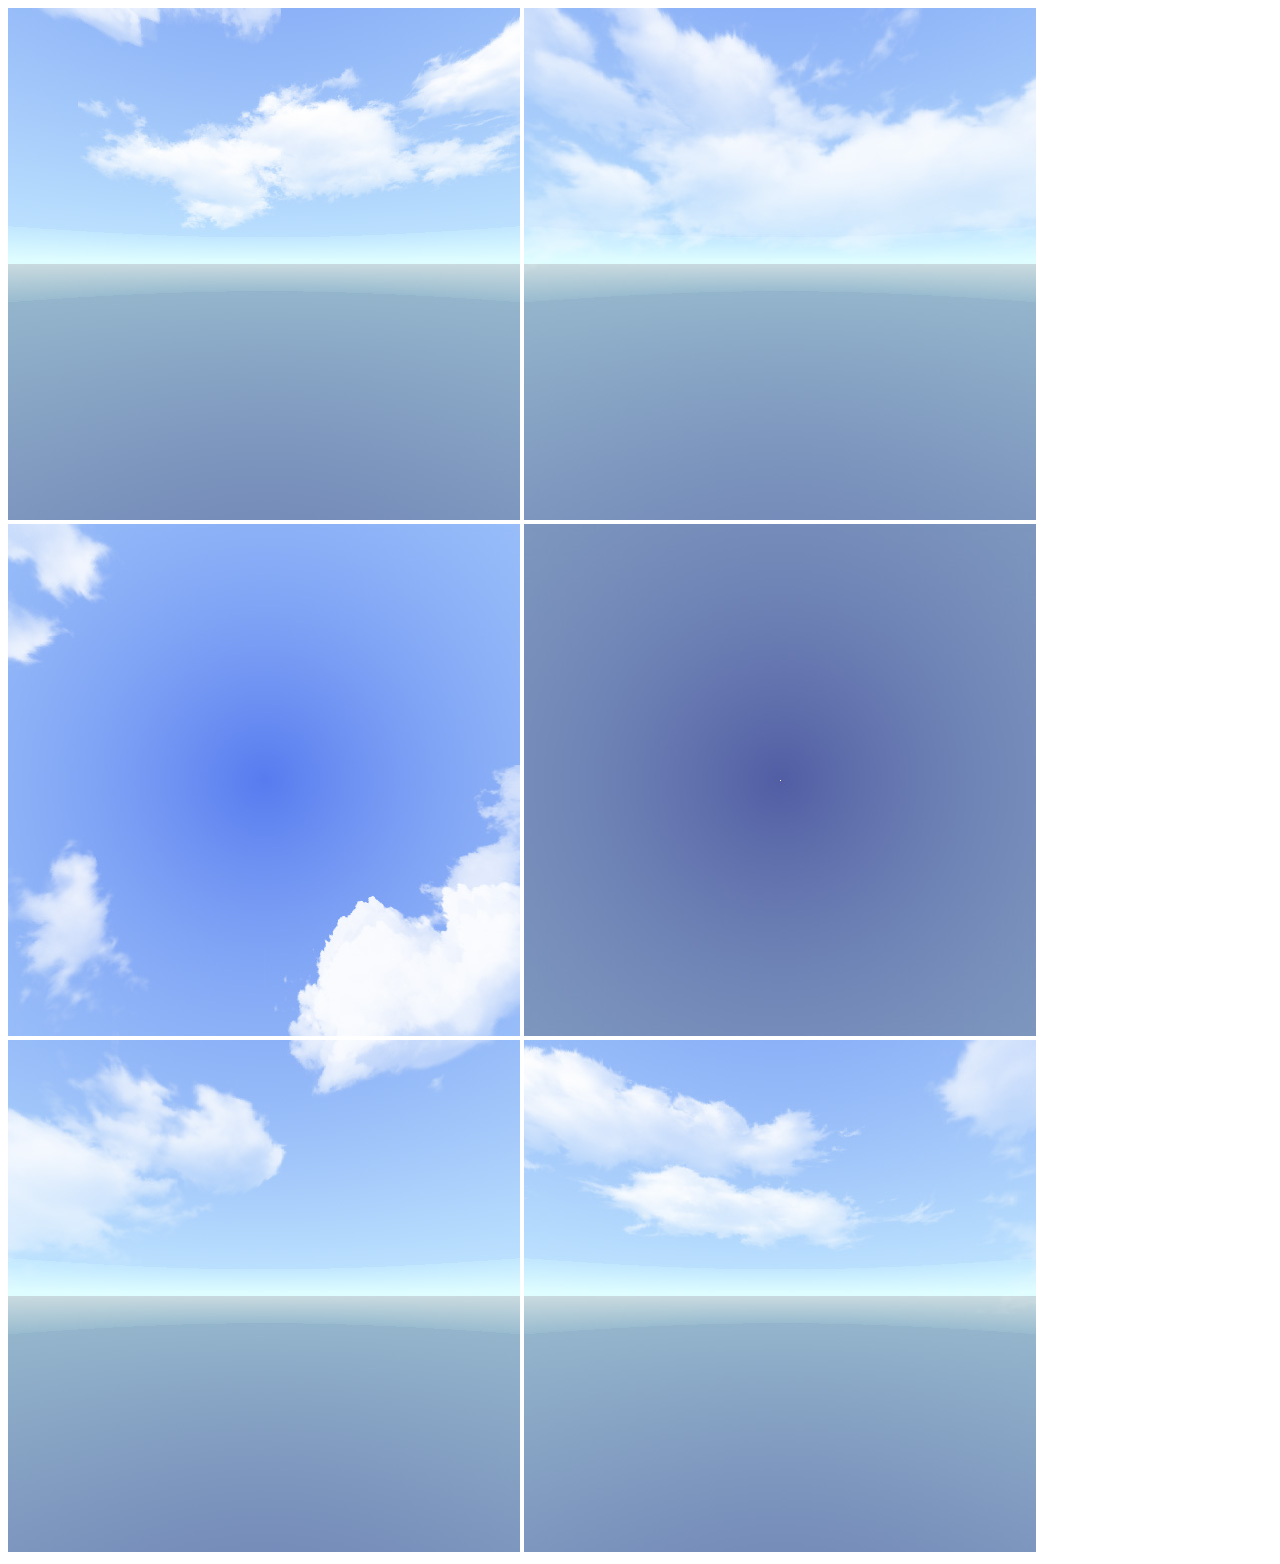
<file: ar-templates/ar-template-3single-markers/index.html>
<!DOCTYPE html>
<html>
  <script src="https://aframe.io/releases/1.0.4/aframe.min.js"></script>
  <script src="aframe-ar.js"></script>
  <body>
    <a-scene embedded arjs environment="#env" vr-mode-ui="enabled: false">
      <a-assets>
        <a-cubemap id="env">
          <img src="Daylight-Box_Right.jpg">
          <img src="Daylight-Box_Left.jpg">
          <img src="Daylight-Box_Top.jpg">
          <img src="Daylight-Box_Bottom.jpg">
          <img src="Daylight-Box_Front.jpg">
          <img src="Daylight-Box_Back.jpg">
        </a-cubemap>
      </a-assets>

      <a-light type="ambient" color="#888"></a-light>
      <a-light type="point" intensity="0.3" position="2 4 4"></a-light>

      <!-- DONT EDIT ABOVE
                o   o
                 )-(
                (O O)
                 \=/
                .-"-.
               //\ /\\
             _// / \ \\_
            =./ {,-.} \.=
                || ||
                || ||    
              __|| ||__  
             `---" "---'   
           EDIT FROM HERE ON          
      -->

      <!-- This is the marker, inside the <marker> 
           the objects that will appear at that position -->

      <!-- You can create your own markers here. ONLY USE JPEGS not PNG!
      https://jeromeetienne.github.io/AR.js/three.js/examples/marker-training/examples/generator.html
     -->

     <!-- !!! MARKER 1 !!! -->

      <a-marker type='pattern' url='pattern-marker4562.patt' smooth="true">

        <!-- This is the object <a-object> 
          Edit size, position, texture and animation here -->

        <a-sphere
        radius="0.8"
        position= "0 0.5 0"
        src="sky.jpeg"
        env-map="#env"
        metalness="0.9"
        roughness="0.1"                  
        animation="
         property: rotation; 
         from: 0 0 0; 
         to: 0 360 0; 
         easing: linear; 
         dur: 10000; 
         loop:true"
          >                  
        </a-sphere>


      </a-marker>
      
      <!-- !!! MARKER 2 !!! -->

      <a-marker type='pattern' url='pattern-marker-circle.patt' smooth="true">

        <!-- This is the object <a-object> 
          Edit size, position, texture and animation here -->

        <a-box 
        width="2.1"
        height="3.45"
        depth="0.3"
        position="0 0.5 0" 
        rotation="0 45 0"               
        src="sky.jpeg"
        transparent="true"
        alphaTest= "0.5"
        env-map="#env"
        metalness="1.0"
        roughness="0.0"                  
        animation="
        property: rotation; 
        from: 0 45 0; 
        to: 0 360 0; 
        easing: linear; 
        dur: 1000; 
        loop:true"               
        >                 
        </a-box>


      </a-marker>   
         
      <!-- !!! MARKER 3 !!! -->           

      <a-marker type='pattern' url='pattern-marker7543.patt' smooth="true">

      <!-- This is the object <a-object> 
        Edit size, position, texture and animation here -->

        <a-box 
        width="2.1"
        height="3.45"
        depth="0.3"
        position="0 0.5 0" 
        rotation="0 45 0"               
        src="sky.jpeg"
        transparent="true"
        alphaTest= "0.5"
        env-map="#env"
        metalness="1.0"
        roughness="0.0"                  
        animation="
        property: rotation; 
        from: 0 45 0; 
        to: 0 360 0; 
        easing: linear; 
        dur: 1000; 
        loop:true"               
        >                 
        </a-box>

      </a-marker>       

     


      <a-entity camera></a-entity>
    </a-scene>

  </body>
</html>
</file>
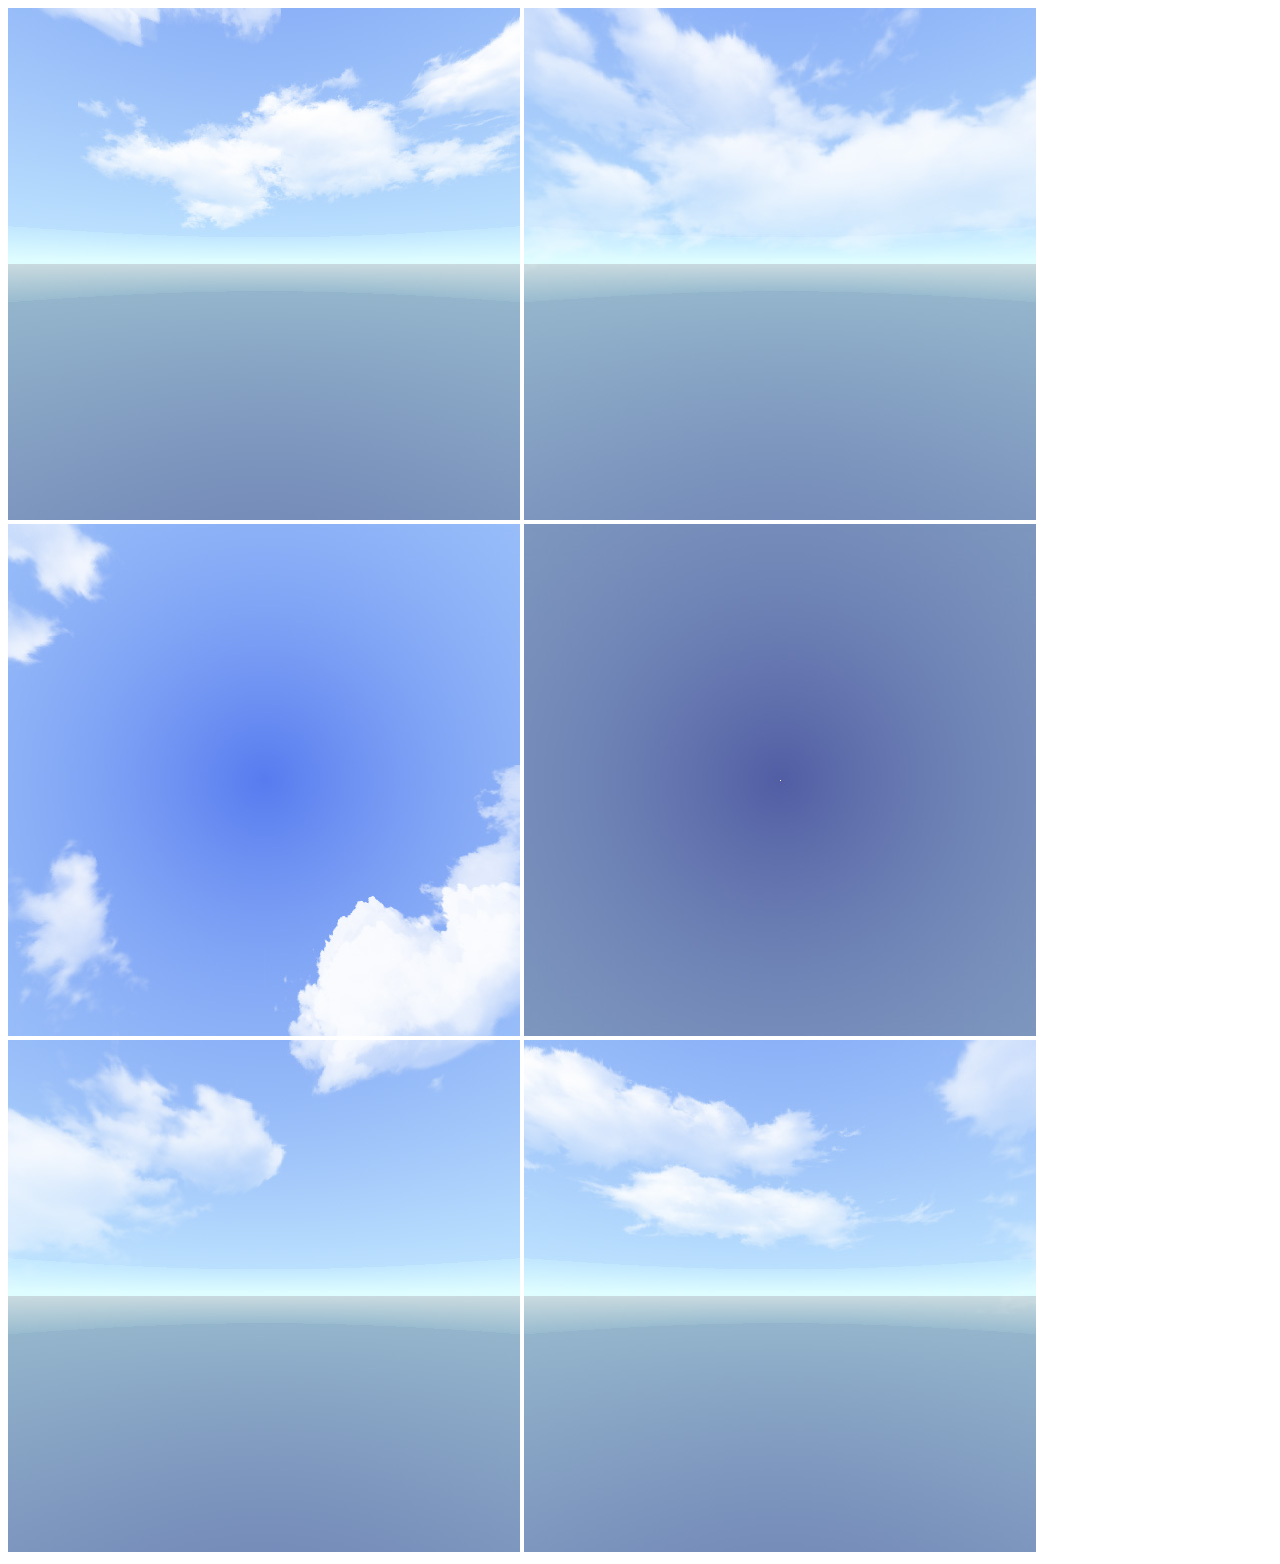
<file: ar-templates/ar-template-multi-planes/index.html>
<!DOCTYPE html>
<html>
  <script src="https://aframe.io/releases/1.0.4/aframe.min.js"></script>
  <script src="aframe-ar.js"></script>
  <body>
    <a-scene embedded arjs environment="#env" vr-mode-ui="enabled: false">
      <a-assets>
        <a-cubemap id="env">
          <img src="Daylight-Box_Right.jpg">
          <img src="Daylight-Box_Left.jpg">
          <img src="Daylight-Box_Top.jpg">
          <img src="Daylight-Box_Bottom.jpg">
          <img src="Daylight-Box_Front.jpg">
          <img src="Daylight-Box_Back.jpg">
        </a-cubemap>
      </a-assets>

      <a-light type="ambient" color="#888"></a-light>
      <a-light type="point" intensity="0.3" position="2 4 4"></a-light>

      <!-- DONT EDIT ABOVE
                o   o
                 )-(
                (O O)
                 \=/
                .-"-.
               //\ /\\
             _// / \ \\_
            =./ {,-.} \.=
                || ||
                || ||    
              __|| ||__  
             `---" "---'   
           EDIT FROM HERE ON          
      -->

      <!-- This is the marker, inside the <marker> 
           the objects that will appear at that position -->

      <!-- You can create your own markers here. ONLY USE JPEGS not PNG!
      https://jeromeetienne.github.io/AR.js/three.js/examples/marker-training/examples/generator.html
     -->

     <!-- !!! Only 1 Marker but lots of assets inside it !!! -->

      <a-marker type='pattern' url='pattern-marker4562.patt' smooth="true">

        <!-- This is the object <a-object> 
          Edit size, position, texture and animation here -->

        <a-box
        width="2"
        height="2"
        depth="2"
        position="0 4 0" 
        rotation="65 10 0"               
        src="sky.png"
        transparent="true"
        alphaTest= "0.5"            
        env-map="#env"
        metalness="1.0"
        roughness="0.0"          
        >
        </a-box>
     
        <a-sphere
        radius="1.2"
        position= "4 4 4"
        src="sky.png"
        env-map="#env"
        metalness="0.9"
        roughness="0.1"                  
        animation="
        property: rotation; 
        from: 0 0 0; 
        to: 0 360 0; 
        easing: linear; 
        dur: 10000; 
        loop:true"
        >                  
        </a-sphere>        

        <!-- !!! Do not remove Marker 1 !!! -->
      </a-marker>    

     


      <a-entity camera></a-entity>
    </a-scene>

  </body>
</html>
</file>
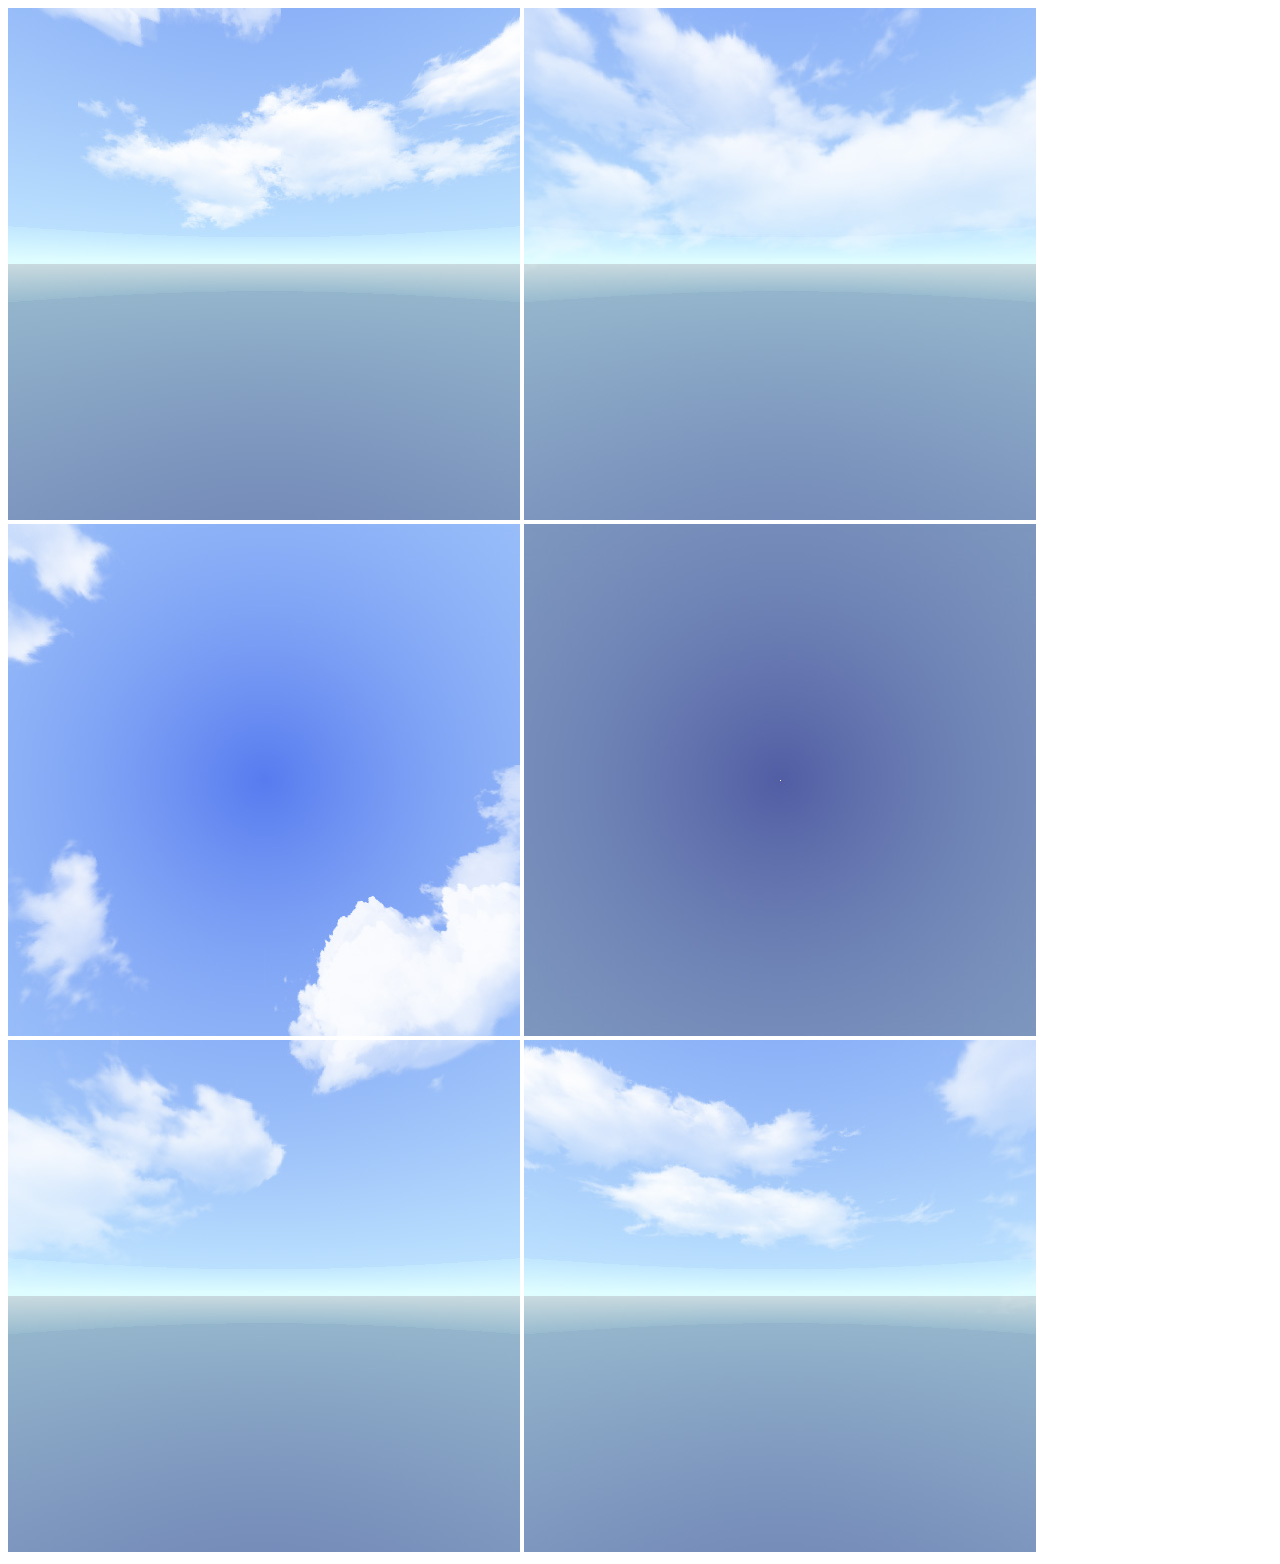
<file: ar-templates/ar-template-multi/index.html>
<!DOCTYPE html>
<html>
  <script src="https://aframe.io/releases/1.0.4/aframe.min.js"></script>
  <script src="aframe-ar.js"></script>
  <body>
    <a-scene embedded arjs environment="#env" vr-mode-ui="enabled: false">
      <a-assets>
        <a-cubemap id="env">
          <img src="Daylight-Box_Right.jpg">
          <img src="Daylight-Box_Left.jpg">
          <img src="Daylight-Box_Top.jpg">
          <img src="Daylight-Box_Bottom.jpg">
          <img src="Daylight-Box_Front.jpg">
          <img src="Daylight-Box_Back.jpg">
        </a-cubemap>
      </a-assets>

      <a-light type="ambient" color="#888"></a-light>
      <a-light type="point" intensity="0.3" position="2 4 4"></a-light>

      <!-- DONT EDIT ABOVE
                o   o
                 )-(
                (O O)
                 \=/
                .-"-.
               //\ /\\
             _// / \ \\_
            =./ {,-.} \.=
                || ||
                || ||    
              __|| ||__  
             `---" "---'   
           EDIT FROM HERE ON          
      -->

      <!-- This is the marker, inside the <marker> 
           the objects that will appear at that position -->

      <!-- You can create your own markers here. ONLY USE JPEGS not PNG!
      https://jeromeetienne.github.io/AR.js/three.js/examples/marker-training/examples/generator.html
     -->

     <!-- !!! Only 1 Marker but lots of assets inside it !!! -->

      <a-marker type='pattern' url='pattern-marker4562.patt' smooth="true">

        <!-- This is the object <a-object> 
          Edit size, position, texture and animation here -->

        <a-box 
        width="2.1"
        height="3.45"
        depth="0.1"
        position="0 0 0" 
        rotation="0 45 0"               
        src="sky.png"
        transparent="true"
        alphaTest= "0.5"
        env-map="#env"
        metalness="1.0"
        roughness="0.0"                  
        animation="
        property: rotation; 
        from: 0 0 0; 
        to: 0 360 0; 
        easing: linear; 
        dur: 10000; 
        loop:true"               
        >                 
        </a-box>

        <a-box 
        width="2.1"
        height="3.45"
        depth="0.1"
        position="2 0 -4" 
        rotation="0 45 0"               
        src="sky.png"
        transparent="true"
        alphaTest= "0.5"
        env-map="#env"
        metalness="1.0"
        roughness="0.0"                  
        animation="
        property: rotation; 
        from: 0 0 0; 
        to: 0 360 0; 
        easing: linear; 
        dur: 5000; 
        loop:true"               
        >                 
        </a-box>

        <a-box 
        width="2.1"
        height="3.45"
        depth="0.1"
        position="-2 0 2" 
        rotation="0 45 0"               
        src="sky.png"
        transparent="true"
        alphaTest= "0.5"
        env-map="#env"
        metalness="1.0"
        roughness="0.0"                  
        animation="
        property: rotation; 
        from: 0 0 0; 
        to: 0 360 0; 
        easing: linear; 
        dur: 5000; 
        loop:true"               
        >                 
        </a-box>

        <a-sphere
        radius="1.2"
        position= "2 0 2"
        src="sky.png"
        env-map="#env"
        metalness="0.9"
        roughness="0.1"                  
        animation="
        property: rotation; 
        from: 0 0 0; 
        to: 0 360 0; 
        easing: linear; 
        dur: 10000; 
        loop:true"
        >                  
        </a-sphere>        

        <!-- !!! Do not remove Marker 1 !!! -->
      </a-marker>    

     


      <a-entity camera></a-entity>
    </a-scene>

  </body>
</html>
</file>
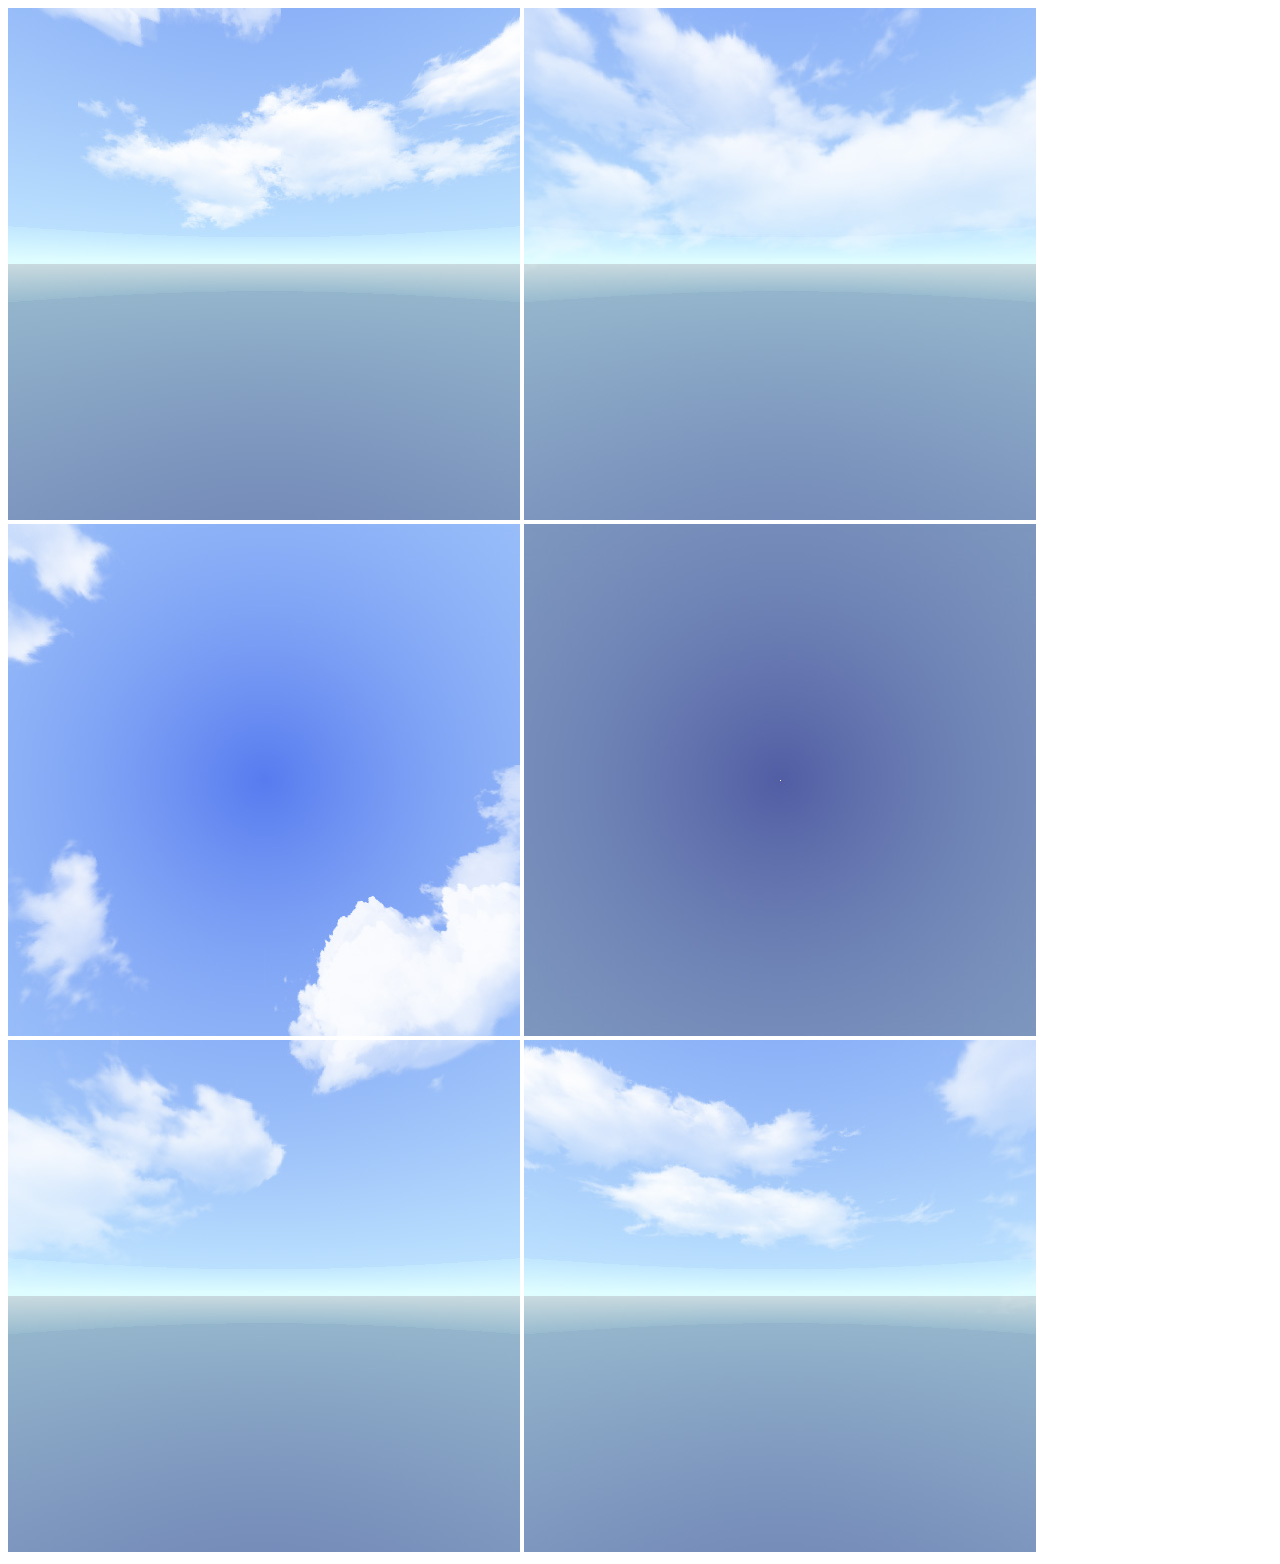
<file: ar-templates/ar-template-single-plane/index.html>
<!DOCTYPE html>
<html>
  <script src="https://aframe.io/releases/1.0.4/aframe.min.js"></script>
  <script src="aframe-ar.js"></script>
  <body>
    <a-scene embedded arjs environment="#env" vr-mode-ui="enabled: false">
      <a-assets>
        <a-cubemap id="env">
          <img src="Daylight-Box_Right.jpg">
          <img src="Daylight-Box_Left.jpg">
          <img src="Daylight-Box_Top.jpg">
          <img src="Daylight-Box_Bottom.jpg">
          <img src="Daylight-Box_Front.jpg">
          <img src="Daylight-Box_Back.jpg">
        </a-cubemap>
      </a-assets>

      <a-light type="ambient" color="#888"></a-light>
      <a-light type="point" intensity="0.3" position="2 4 4"></a-light>

      <!-- DONT EDIT ABOVE
                o   o
                 )-(
                (O O)
                 \=/
                .-"-.
               //\ /\\
             _// / \ \\_
            =./ {,-.} \.=
                || ||
                || ||    
              __|| ||__  
             `---" "---'   
           EDIT FROM HERE ON          
      -->

      <!-- This is the marker, inside the <marker> 
           the objects that will appear at that position -->

      <!-- You can create your own markers here. ONLY USE JPEGS not PNG!
      https://jeromeetienne.github.io/AR.js/three.js/examples/marker-training/examples/generator.html
     -->

     <!-- !!! Only 1 Marker but lots of assets inside it !!! -->

      <a-marker type='pattern' url='pattern-marker4562.patt' smooth="true">

        <!-- This is the object <a-object> 
          Edit size, position, texture and animation here -->

          <a-marker type='pattern' url='pattern-marker4562.patt' smooth="true">

            <a-box
            width="7"
            height="5.5"
            depth="0.4"
            position="0 0.2 0" 
            rotation="65 10 0"               
            src="numbers.png"
            transparent="true"
            alphaTest= "0.5"            
            env-map="#env"
            metalness="1.0"
            roughness="0.0"          
            >
            </a-box>
    
          </a-marker>          

        <!-- !!! Do not remove Marker 1 !!! -->
      </a-marker>    

     


      <a-entity camera></a-entity>
    </a-scene>

  </body>
</html>
</file>
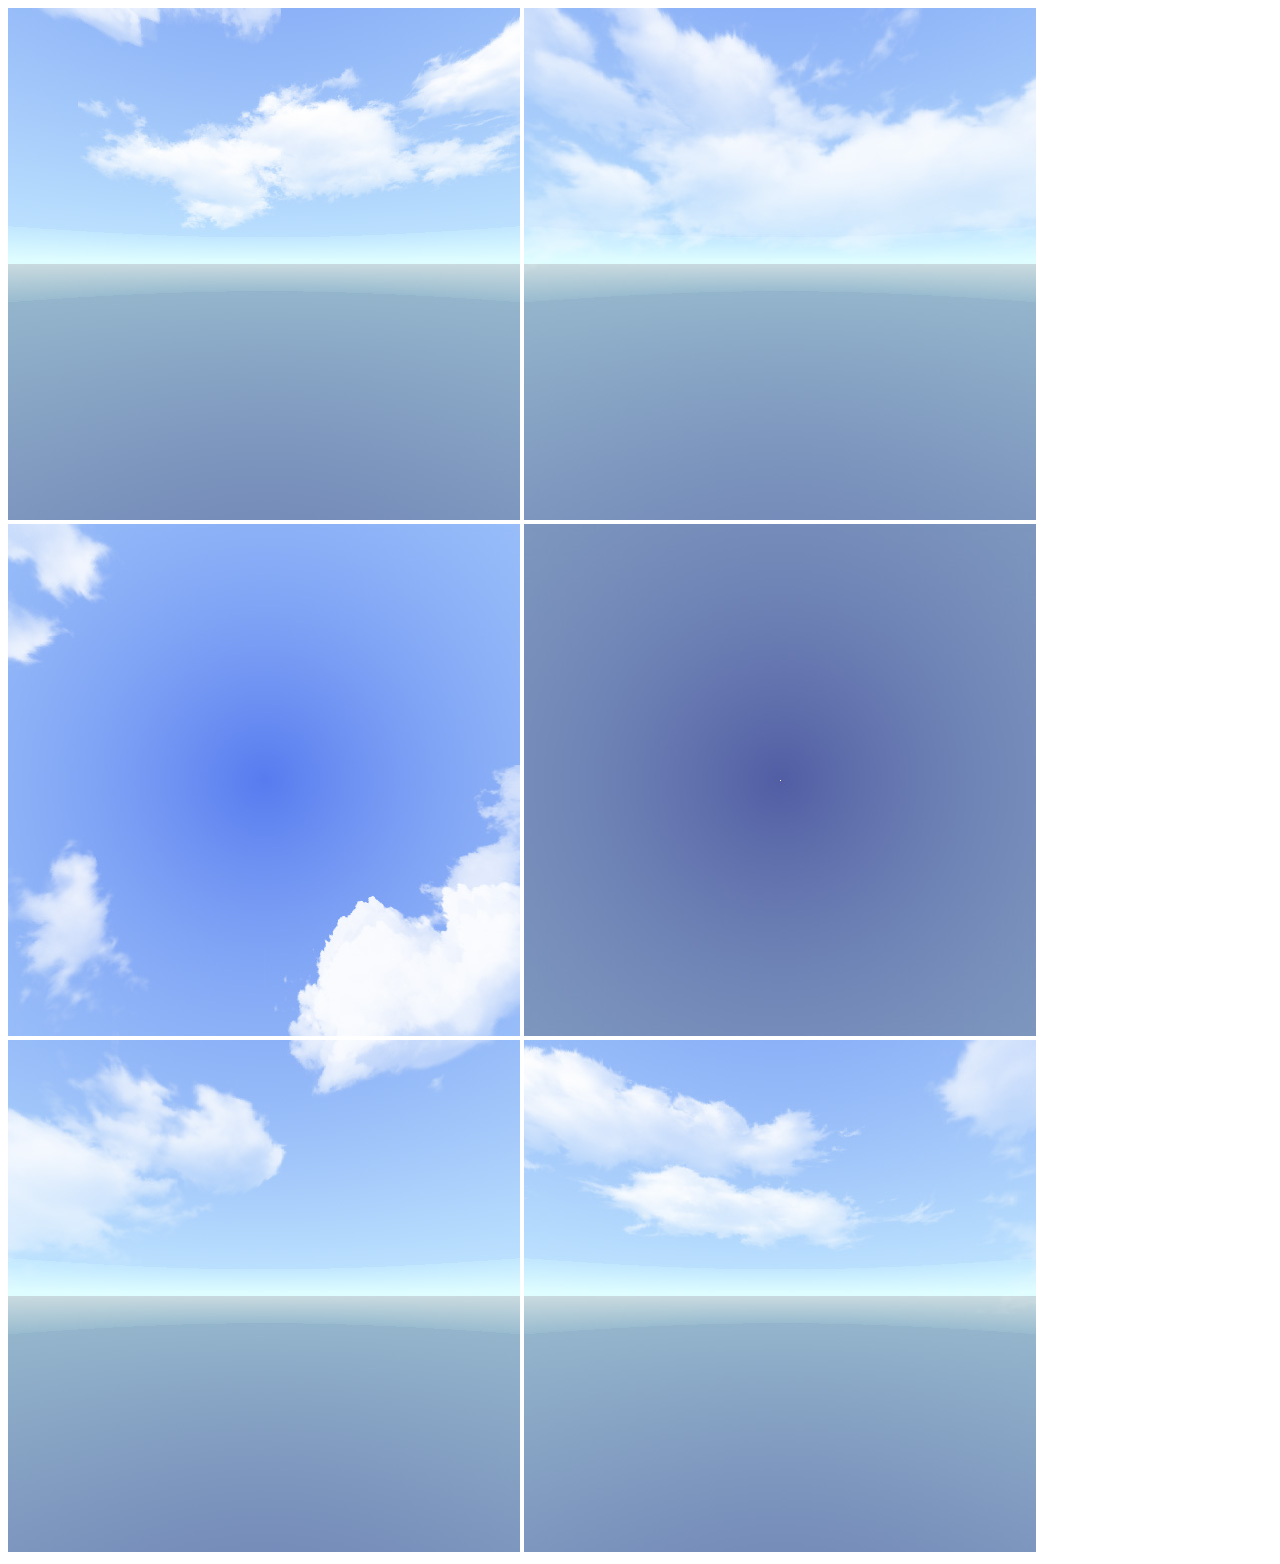
<file: ar-templates/ar-template-single/index.html>
<!DOCTYPE html>
<html>
  <script src="https://aframe.io/releases/1.0.4/aframe.min.js"></script>
  <script src="aframe-ar.js"></script>
  <body>
    <a-scene embedded arjs environment="#env" vr-mode-ui="enabled: false">
      <a-assets>
        <a-cubemap id="env">
          <img src="Daylight-Box_Right.jpg">
          <img src="Daylight-Box_Left.jpg">
          <img src="Daylight-Box_Top.jpg">
          <img src="Daylight-Box_Bottom.jpg">
          <img src="Daylight-Box_Front.jpg">
          <img src="Daylight-Box_Back.jpg">
        </a-cubemap>
      </a-assets>

      <a-light type="ambient" color="#888"></a-light>
      <a-light type="point" intensity="0.3" position="2 4 4"></a-light>

      <!-- DONT EDIT ABOVE
                o   o
                 )-(
                (O O)
                 \=/
                .-"-.
               //\ /\\
             _// / \ \\_
            =./ {,-.} \.=
                || ||
                || ||    
              __|| ||__  
             `---" "---'   
           EDIT FROM HERE ON          
      -->

      <!-- This is the marker, inside the <marker> 
           the objects that will appear at that position -->

      <!-- You can create your own markers here. ONLY USE JPEGS not PNG!
      https://jeromeetienne.github.io/AR.js/three.js/examples/marker-training/examples/generator.html
     -->

     <!-- !!! MARKER 1 !!! -->

      <a-marker type='pattern' url='pattern-marker4562.patt' smooth="true">

        <!-- This is the object <a-object> 
          Edit size, position, texture and animation here -->

          <a-box 
          width="0.2"
          height="0.2"
          depth="0.2"
          position="0 1.5 -2" 
          rotation="0 0 0"               
          src="#texture-top"
          transparent="true"
          alphaTest= "0.1"
          env-map="#env"
          metalness="0.0"
          roughness="1.0"                  
          animation="
          property: position; 
          from: 0 1.5 -2; 
          to: 0 1.5 -1.5;
          dir: alternate;
          easing: linear; 
          dur: 5000; 
          loop:true"               
          >                 
    </a-box>
   
      <a-box 
          width="0.2"
          height="0.2"
          depth="0.2"
          position="-0.48 1.74 -2" 
          rotation="0 0 0"               
          src="#texture-top"
          transparent="true"
          alphaTest= "0.1"
          env-map="#env"
          metalness="0.0"
          roughness="1.0"                  
          animation="
          property: position; 
          from: -0.48 1.74 -2; 
          to: -0.48 1.74 -1.5;
          easing: linear;
          dir: alternate;
          dur: 3500; 
          loop:true"               
          >                 
    </a-box>
   
       <a-box 
          width="0.2"
          height="0.2"
          depth="0.2"
          position="-0.24 1.74 -2" 
          rotation="0 0 0"               
          src="#texture-top"
          transparent="true"
          alphaTest= "0.1"
          env-map="#env"
          metalness="0.0"
          roughness="1.0"                  
          animation="
          property: position; 
          from: -0.24 1.74 -2; 
          to: -0.24 1.74 -1.5;
          easing: linear; 
          dir: alternate;
          dur: 4000; 
          loop:true"               
          >                 
    </a-box>
   
       <a-box 
          width="0.2"
          height="0.2"
          depth="0.2"
          position="0 1.74 -2" 
          rotation="0 0 0"               
          src="#texture-top"
          transparent="true"
          alphaTest= "0.1"
          env-map="#env"
          metalness="0.0"
          roughness="1.0"                  
          animation="
          property: position; 
          from: 0 1.74 -2; 
          to: 0 1.74 -1.5;
          easing: linear;
          dir: alternate;
          dur: 4500; 
          loop:true"               
          >                 
    </a-box>
   
     <a-box 
          width="0.2"
          height="0.2"
          depth="0.2"
          position="0.24 1.74 -2" 
          rotation="0 0 0"               
          src="#texture-top"
          transparent="true"
          alphaTest= "0.1"
          env-map="#env"
          metalness="0.0"
          roughness="1.0"                  
          animation="
          property: position; 
          from: 0.24 1.74 -2; 
          to: 0.24 1.74 -1.5;
          dir: alternate;
          easing: linear; 
          dur: 5000; 
          loop:true"               
          >                 
    </a-box>
   
     <a-box 
          width="0.2"
          height="0.2"
          depth="0.2"
          position="0.48 1.74 -2" 
          rotation="0 0 0"               
          src="#texture-top"
          transparent="true"
          alphaTest= "0.1"
          env-map="#env"
          metalness="0.0"
          roughness="1.0"                  
          animation="
          property: position; 
          from: 0.48 1.74 -2; 
          to: 0.48 1.74 -1.5;
          dir: alternate;
          easing: linear; 
          dur: 4500; 
          loop:true"               
          >                 
    </a-box>
   
     <a-box 
          width="0.2"
          height="0.2"
          depth="0.2"
          position="-0.48 1.98 -2" 
          rotation="0 0 0"               
          src="#texture-top"
          transparent="true"
          alphaTest= "0.1"
          env-map="#env"
          metalness="0.0"
          roughness="1.0"                  
          animation="
          property: position; 
          from: -0.48 1.98 -2; 
          to: -0.48 1.98 -1.5;
          easing: linear;
          dir: alternate;
          dur: 3000; 
          loop:true"               
          >                 
    </a-box>
   
   <a-box 
          width="0.2"
          height="0.2"
          depth="0.2"
          position="-0.24 1.98 -2" 
          rotation="0 0 0"               
          src="#texture-top"
          transparent="true"
          alphaTest= "0.1"
          env-map="#env"
          metalness="0.0"
          roughness="1.0"                  
          animation="
          property: position; 
          from: -0.24 1.98 -2; 
          to: -0.24 1.98 -1.5;
          easing: linear;
          dir: alternate;
          dur: 3500; 
          loop:true"               
          >                 
    </a-box>
   
   <a-box 
          width="0.2"
          height="0.2"
          depth="0.2"
          position="0 1.98 -2" 
          rotation="0 0 0"               
          src="#texture-top"
          transparent="true"
          alphaTest= "0.1"
          env-map="#env"
          metalness="0.0"
          roughness="1.0"                  
          animation="
          property: position; 
          from: 0 1.98 -2; 
          to: 0 1.98 -1.5;
          easing: linear;
          dir: alternate;
          dur: 4000; 
          loop:true"               
          >                 
    </a-box>
   
   <a-box 
          width="0.2"
          height="0.2"
          depth="0.2"
          position="0.24 1.98 -2" 
          rotation="0 0 0"               
          src="#texture-top"
          transparent="true"
          alphaTest= "0.1"
          env-map="#env"
          metalness="0.0"
          roughness="1.0"                  
          animation="
          property: position; 
          from: 0.24 1.98 -2; 
          to: 0.24 1.98 -1.5;
          easing: linear;
          dir: alternate;
          dur: 4500; 
          loop:true"               
          >                 
    </a-box>
   
   <a-box 
          width="0.2"
          height="0.2"
          depth="0.2"
          position="0.48 1.98 -2" 
          rotation="0 0 0"               
          src="#texture-top"
          transparent="true"
          alphaTest= "0.1"
          env-map="#env"
          metalness="0.0"
          roughness="1.0"                  
          animation="
          property: position; 
          from: 0.48 1.98 -2; 
          to: 0.48 1.98 -1.5;
          easing: linear;
          dir: alternate;
          dur: 5000; 
          loop:true"               
          >                 
    </a-box>
   
     <a-box 
          width="0.2"
          height="0.2"
          depth="0.2"
          position="-0.48 2.22 -2" 
          rotation="0 0 0"               
          src="#texture-top"
          transparent="true"
          alphaTest= "0.1"
          env-map="#env"
          metalness="0.0"
          roughness="1.0"                  
          animation="
          property: position; 
          from: -0.48 2.22 -2; 
          to: -0.48 2.22 -1.5;
          easing: linear;
          dir: alternate;          
          dur: 2500; 
          loop:true"               
          >                 
    </a-box>
   
    <a-box 
          width="0.2"
          height="0.2"
          depth="0.2"
          position="-0.24 2.22 -2" 
          rotation="0 0 0"               
          src="#texture-top"
          transparent="true"
          alphaTest= "0.1"
          env-map="#env"
          metalness="0.0"
          roughness="1.0"                  
          animation="
          property: position; 
          from: -0.24 2.22 -2; 
          to: -0.24 2.22 -1.5;
          easing: linear;
          dir: alternate;          
          dur: 3000; 
          loop:true"               
          >                 
    </a-box>
   
    <a-box 
          width="0.2"
          height="0.2"
          depth="0.2"
          position="0 2.22 -2" 
          rotation="0 0 0"               
          src="#texture-top"
          transparent="true"
          alphaTest= "0.1"
          env-map="#env"
          metalness="0.0"
          roughness="1.0"                  
          animation="
          property: position; 
          from: 0 2.22 -2; 
          to: 0 2.22 -1.5;
          easing: linear;
          dir: alternate;
          dur: 3500; 
          loop:true"               
          >                 
    </a-box>
   
      <a-box 
          width="0.2"
          height="0.2"
          depth="0.2"
          position="0.24 2.22 -2" 
          rotation="0 0 0"               
          src="#texture-top"
          transparent="true"
          alphaTest= "0.1"
          env-map="#env"
          metalness="0.0"
          roughness="1.0"                  
          animation="
          property: position; 
          from: 0.24 2.22 -2; 
          to: 0.24 2.22 -1.5;
          easing: linear;
          dir: alternate;           
          dur: 4000; 
          loop:true"               
          >                 
    </a-box>
   
      <a-box 
          width="0.2"
          height="0.2"
          depth="0.2"
          position="0.48 2.22 -2" 
          rotation="0 0 0"               
          src="#texture-top"
          transparent="true"
          alphaTest= "0.1"
          env-map="#env"
          metalness="0.0"
          roughness="1.0"                  
          animation="
          property: position; 
          from: 0.48 2.22 -2; 
          to: 0.48 2.22 -1.5;
          easing: linear;
          dir: alternate;          
          dur: 4500; 
          loop:true"               
          >                 
    </a-box>
   
        <a-box 
          width="0.2"
          height="0.2"
          depth="0.2"
          position="-0.48 2.46 -2" 
          rotation="0 0 0"               
          src="#texture-top"
          transparent="true"
          alphaTest= "0.1"
          env-map="#env"
          metalness="0.0"
          roughness="1.0"                  
          animation="
          property: position; 
          from: -0.48 2.46 -2; 
          to: -0.48 2.46 -1.5;
          easing: linear;
          dir: alternate;
          dur: 2000; 
          loop:true"               
          >                 
    </a-box>
   
          <a-box 
          width="0.2"
          height="0.2"
          depth="0.2"
          position="-0.24 2.46 -2" 
          rotation="0 0 0"               
          src="#texture-top"
          transparent="true"
          alphaTest= "0.1"
          env-map="#env"
          metalness="0.0"
          roughness="1.0"                  
          animation="
          property: position; 
          from: -0.24 2.46 -2; 
          to: -0.24 2.46 -1.5;
          easing: linear;
          dir: alternate;
          dur: 2500; 
          loop:true"               
          >                 
    </a-box>
   
          <a-box 
          width="0.2"
          height="0.2"
          depth="0.2"
          position="0 2.46 -2" 
          rotation="0 0 0"               
          src="#texture-top"
          transparent="true"
          alphaTest= "0.1"
          env-map="#env"
          metalness="0.0"
          roughness="1.0"                  
          animation="
          property: position; 
          from: 0 2.46 -2; 
          to: 0 2.46 -1.5;
          easing: linear;
          dir: alternate;
          dur: 3000; 
          loop:true"               
          >                 
    </a-box>
   
          <a-box 
          width="0.2"
          height="0.2"
          depth="0.2"
          position="0.24 2.46 -2" 
          rotation="0 0 0"               
          src="#texture-top"
          transparent="true"
          alphaTest= "0.1"
          env-map="#env"
          metalness="0.0"
          roughness="1.0"                  
          animation="
          property: position; 
          from: 0.24 2.46 -2; 
          to: 0.24 2.46 -1.5;
          easing: linear;
          dir: alternate;           
          dur: 3500; 
          loop:true"               
          >                 
    </a-box>
   
          <a-box 
          width="0.2"
          height="0.2"
          depth="0.2"
          position="0.48 2.46 -2" 
          rotation="0 0 0"               
          src="#texture-top"
          transparent="true"
          alphaTest= "0.1"
          env-map="#env"
          metalness="0.0"
          roughness="1.0"                  
          animation="
          property: position; 
          from: 0.48 2.46 -2; 
          to: 0.48 2.46 -1.5;
          easing: linear;
          dir: alternate;
          dur: 4000; 
          loop:true"               
          >                 
    </a-box>
   
   
      <a-box 
          width="0.2"
          height="0.2"
          depth="0.2"
          position="0 1.26 -2" 
          rotation="0 0 0"               
          src="#texture-top"
          transparent="true"
          alphaTest= "0.1"
          env-map="#env"
          metalness="0.0"
          roughness="1.0"                  
          animation="
          property: position; 
          from: 0 1.26 -2; 
          to: 0 1.26 -1.5;
          easing: linear;
          dir: alternate;
          dur: 4500; 
          loop:true"               
          >                 
    </a-box>
        <a-box 
          width="0.2"
          height="0.2"
          depth="0.2"
          position="0 1.02 -2" 
          rotation="0 0 0"               
          src="#texture-top"
          transparent="true"
          alphaTest= "0.1"
          env-map="#env"
          metalness="0.0"
          roughness="1.0"                  
          animation="
          property: rotation; 
          from: 0 1.02 -2; 
          to: 0 1.02 -1.5;
          easing: linear;
          dir: alternate;
          dur: 4000; 
          loop:true"               
          >                 
    </a-box>
   
        <a-box 
          width="0.2"
          height="0.2"
          depth="0.2"
          position="0 0.78 -2" 
          rotation="0 0 0"               
          src="#texture-top"
          transparent="true"
          alphaTest= "0.1"
          env-map="#env"
          metalness="0.0"
          roughness="1.0"                  
          animation="
          property: position; 
          from: 0 0.78 -2; 
          to: 0 0.78 -1.5;
          easing: linear;
          dir: alternate;
          dur: 3500; 
          loop:true"               
          >                 
    </a-box>
          <a-box 
          width="0.2"
          height="0.2"
          depth="0.2"
          position="-0.24 0.78 -2" 
          rotation="0 0 0"               
          src="#texture-top"
          transparent="true"
          alphaTest= "0.1"
          env-map="#env"
          metalness="0.0"
          roughness="1.0"                  
          animation="
          property: position; 
          from: -0.24 0.78 -2; 
          to: -0.24 0.78 -1.5;
          easing: linear;
          dir: alternate;
          dur: 4000; 
          loop:true"               
          >                 
    </a-box>
      </a-box>
          <a-box 
          width="0.2"
          height="0.2"
          depth="0.2"
          position="-0.24 0.54 -2" 
          rotation="0 0 0"               
          src="#texture-top"
          transparent="true"
          alphaTest= "0.1"
          env-map="#env"
          metalness="0.0"
          roughness="1.0"                  
          animation="
          property: position; 
          from: -0.24 0.54 -2; 
          to: -0.24 0.54 -1.5;
          easing: linear;
          dir: alternate;
          dur: 3500; 
          loop:true"               
          >                 
    </a-box>
    </a-box>
          <a-box 
          width="0.2"
          height="0.2"
          depth="0.2"
          position="0 0.54 -2" 
          rotation="0 0 0"               
          src="#texture-top"
          transparent="true"
          alphaTest= "0.1"
          env-map="#env"
          metalness="0.0"
          roughness="1.0"                  
          animation="
          property: position; 
          from: 0 0.54 -2; 
          to: 0 0.54 -1.5;
          easing: linear;
          dir: alternate;
          dur: 3000; 
          loop:true"               
          >                 
    </a-box>
 
    </a-box>
          <a-box 
          width="0.2"
          height="0.2"
          depth="0.2"
          position="-0.48 0.54 -2" 
          rotation="0 0 0"               
          src="#texture-top"
          transparent="true"
          alphaTest= "0.1"
          env-map="#env"
          metalness="0.0"
          roughness="1.0"                  
          animation="
          property: position; 
          from: -0.48 0.54 -2; 
          to: -0.48 0.54 -1.5;
          easing: linear;
          dir: alternate;
          dur: 4000; 
          loop:true"               
          >                 
    </a-box>
    </a-box>
          <a-box 
          width="0.2"
          height="0.2"
          depth="0.2"
          position="0.24 0.54 -2" 
          rotation="0 0 0"               
          src="#texture-top"
          transparent="true"
          alphaTest= "0.1"
          env-map="#env"
          metalness="0.0"
          roughness="1.0"                  
          animation="
          property: position; 
          from: 0.24 0.54 -2; 
          to: 0.24 0.54 -1.5;
          easing: linear;
          dir: alternate;
          dur: 2500; 
          loop:true"               
          >                 
    </a-box>
 
    </a-box>
          <a-box 
          width="0.2"
          height="0.2"
          depth="0.2"
          position="0.48 0.54 -2" 
          rotation="0 0 0"               
          src="#texture-top"
          transparent="true"
          alphaTest= "0.1"
          env-map="#env"
          metalness="0.0"
          roughness="1.0"                  
          animation="
          property: position; 
          from: 0.48 0.54 -2; 
          to: 0.48 0.54 -1.5;
          easing: linear;
          dir: alternate;
          dur: 2000; 
          loop:true"               
          >                 
    </a-box>
 
    </a-box>
          <a-box 
          width="0.2"
          height="0.2"
          depth="0.2"
          position="0.24 0.78 -2" 
          rotation="0 0 0"               
          src="#texture-top"
          transparent="true"
          alphaTest= "0.1"
          env-map="#env"
          metalness="0.0"
          roughness="1.0"                  
          animation="
          property: position; 
          from: 0.24 0.78 -2; 
          to: 0.24 0.78 -1.5;
          easing: linear;
          dir: alternate;
          dur: 3000; 
          loop:true"               
          >                 
    </a-box>
 
   </a-box>
          <a-box 
          width="0.2"
          height="0.2"
          depth="0.2"
          position="0.48 0.78 -2" 
          rotation="0 0 0"               
          src="#texture-top"
          transparent="true"
          alphaTest= "0.1"
          env-map="#env"
          metalness="0.0"
          roughness="1.0"                  
          animation="
          property: position; 
          from: 0.48 0.78 -2; 
          to: 0.48 0.78 -1.5;
          easing: linear;
          dir: alternate;
          dur: 2500; 
          loop:true"               
          >                 
    </a-box>
 
   </a-box>
          <a-box 
          width="0.2"
          height="0.2"
          depth="0.2"
          position="0.48 1.02 -2" 
          rotation="0 0 0"               
          src="#texture-top"
          transparent="true"
          alphaTest= "0.1"
          env-map="#env"
          metalness="0.0"
          roughness="1.0"                  
          animation="
          property: position; 
          from: 0.48 1.02 -2; 
          to: 0.48 1.02 -1.5;
          easing: linear;
          dir: alternate;
          dur: 3000; 
          loop:true"               
          >                 
    </a-box>
 
   </a-box>
          <a-box 
          width="0.2"
          height="0.2"
          depth="0.2"
          position="0.24 1.02 -2" 
          rotation="0 0 0"               
          src="#texture-top"
          transparent="true"
          alphaTest= "0.1"
          env-map="#env"
          metalness="0.0"
          roughness="1.0"                  
          animation="
          property: position; 
          from: 0.24 1.02 -2; 
          to: 0.24 1.02 -1.5;
          easing: linear;
          dir: alternate;
          dur: 3500; 
          loop:true"               
          >                 
    </a-box>
 
   </a-box>
          <a-box 
          width="0.2"
          height="0.2"
          depth="0.2"
          position="0 1.02 -2" 
          rotation="0 0 0"               
          src="#texture-top"
          transparent="true"
          alphaTest= "0.1"
          env-map="#env"
          metalness="0.0"
          roughness="1.0"                  
          animation="
          property: position; 
          from: 0 1.02 -2; 
          to: 0 1.02 -1.5;
          easing: linear;
          dir: alternate;
          dur: 4000; 
          loop:true"               
          >                 
    </a-box>
 
   </a-box>
          <a-box 
          width="0.2"
          height="0.2"
          depth="0.2"
          position="-0.48 1.02 -2" 
          rotation="0 0 0"               
          src="#texture-top"
          transparent="true"
          alphaTest= "0.1"
          env-map="#env"
          metalness="0.0"
          roughness="1.0"                  
          animation="
          property: position; 
          from: -0.48 1.02 -2; 
          to: -0.48 1.02 -1.5;
          easing: linear;
          dir: alternate;
          dur: 5000; 
          loop:true"               
          >                 
    </a-box>
 
   </a-box>
          <a-box 
          width="0.2"
          height="0.2"
          depth="0.2"
          position="-0.24 1.02 -2" 
          rotation="0 0 0"               
          src="#texture-top"
          transparent="true"
          alphaTest= "0.1"
          env-map="#env"
          metalness="0.0"
          roughness="1.0"                  
          animation="
          property: position; 
          from: -0.24 1.02 -2; 
          to: -0.24 1.02 -1.5;
          easing: linear; 
          dir: alternate;
          dur: 4500; 
          loop:true"               
          >                 
    </a-box>
 
   </a-box>
          <a-box 
          width="0.2"
          height="0.2"
          depth="0.2"
          position="0.48 1.26 -2" 
          rotation="0 0 0"               
          src="#texture-top"
          transparent="true"
          alphaTest= "0.1"
          env-map="#env"
          metalness="0.0"
          roughness="1.0"                  
          animation="
          property: position; 
          from: 0.48 1.26 -2; 
          to: 0.48 1.26 -1.5;
          easing: linear;
          dir: alternate;
          dur: 3500; 
          loop:true"               
          >                 
    </a-box>
 
 </a-box>
          <a-box 
          width="0.2"
          height="0.2"
          depth="0.2"
          position="0.24 1.26 -2" 
          rotation="0 0 0"               
          src="#texture-top"
          transparent="true"
          alphaTest= "0.1"
          env-map="#env"
          metalness="0.0"
          roughness="1.0"                  
          animation="
          property: position; 
          from: 0.24 1.26 -2; 
          to: 0.24 1.26 -1.5;
          easing: linear;
          dir: alternate;
          dur: 4000; 
          loop:true"               
          >                 
    </a-box>
 
 </a-box>
          <a-box 
          width="0.2"
          height="0.2"
          depth="0.2"
          position="-0.24 1.26 -2" 
          rotation="0 0 0"               
          src="#texture-top"
          transparent="true"
          alphaTest= "0.1"
          env-map="#env"
          metalness="0.0"
          roughness="1.0"                  
          animation="
          property: position; 
          from: -0.24 1.26 -2; 
          to: -0.24 1.26 -1.5;
          easing: linear;
          dir: alternate;
          dur: 5000; 
          loop:true"               
          >                 
    </a-box>
 
 </a-box>
          <a-box 
          width="0.2"
          height="0.2"
          depth="0.2"
          position="-0.48 1.26 -2" 
          rotation="0 0 0"               
          src="#texture-top"
          transparent="true"
          alphaTest= "0.1"
          env-map="#env"
          metalness="0.0"
          roughness="1.0"                  
          animation="
          property: position; 
          from: -0.48 1.26 -2; 
          to: -0.48 1.26 -1.5;
          easing: linear;
          dir: alternate;
          dur: 4500; 
          loop:true"               
          >                 
    </a-box>
 
          <a-box 
          width="0.2"
          height="0.2"
          depth="0.2"
          position="-0.48 0.78 -2" 
          rotation="0 0 0"               
          src="#texture-top"
          transparent="true"
          alphaTest= "0.1"
          env-map="#env"
          metalness="0.0"
          roughness="1.0"                  
          animation="
          property: position; 
          from: -0.48 0.78 -2; 
          to: -0.48 0.78 -1.5;
          easing: linear;
          dir: alternate;
          dur: 4500; 
          loop:true"               
          >                 
    </a-box>
   <a-box 
          width="0.2"
          height="0.2"
          depth="0.2"
          position="0.24 1.5 -2" 
          rotation="0 0 0"               
          src="#texture-top"
          transparent="true"
          alphaTest= "0.1"
          env-map="#env"
          metalness="0.0"
          roughness="1.0"                  
          animation="
          property: position; 
          from: 0.24 1.5 -2; 
          to: 0.24 1.5 -1.5; 
          easing: linear;
          dir: alternate;
          dur: 4500; 
          loop:true"               
          >                 
    </a-box>
   
     <a-box 
          width="0.2"
          height="0.2"
          depth="0.2"
          position="0.48 1.5 -2" 
          rotation="0 0 0"               
          src="#texture-top"
          transparent="true"
          alphaTest= "0.1"
          env-map="#env"
          metalness="0.0"
          roughness="1.0"                  
          animation="
          property: position; 
          from: 0.48 1.5 -2; 
          to: 0.48 1.5 -1.5; 
          easing: linear;
          dir: alternate;
          dur: 4000; 
          loop:true"               
          >                 
    </a-box>
   
   <a-box 
          width="0.2"
          height="0.2"
          depth="0.2"
          position="-0.24 1.5 -2" 
          rotation="0 0 0"               
          src="#texture-top"
          transparent="true"
          alphaTest= "0.1"
          env-map="#env"
          metalness="0.0"
          roughness="1.0"                  
          animation="
          property: position; 
          from: -0.24 1.5 -2; 
          to: -0.24 1.5 -1.5; 
          easing: linear;
          dir: alternate;
          dur: 4500; 
          loop:true"               
          >                 
    </a-box>
   
      <a-box 
          width="0.2"
          height="0.2"
          depth="0.2"
          position="-0.48 1.5 -2" 
          rotation="0 0 0"               
          src="#texture-top"
          transparent="true"
          alphaTest= "0.1"
          env-map="#env"
          metalness="0.0"
          roughness="1.0"                  
          animation="
          property: position; 
          from: -0.48 1.5 -2; 
          to: -0.48 1.5 -1.5; 
          easing: linear;
          dir: alternate;
          dur: 4000; 
          loop:true"               
          >                 
    </a-box>
   
     <a-box 
          width="0.2"
          height="2.18"
          depth="0.2"
          position="0.72 1.5 -2" 
          rotation="90 0 0"               
          src="#metaltxt"
          transparent="true"
          alphaTest= "0.1"
          env-map="#env"
          metalness="0.0"
          roughness="1.0"                                
          >                 
    </a-box>
   
       <a-box 
          width="0.2"
          height="2.18"
          depth="0.2"
          position="-0.72 1.5 -2" 
          rotation="90 0 0"               
          src="#metaltxt"
          transparent="true"
          alphaTest= "0.1"
          env-map="#env"
          metalness="0.0"
          roughness="1.0"                              
          >                 
    </a-box>
   
         <a-box 
          width="1.64"
          height="0.2"
          depth="0.2"
          position="0 2.68 -2" 
          rotation="0 90 0"               
          src="#metaltxt"
          transparent="true"
          alphaTest= "0.1"
          env-map="#env"
          metalness="0.0"
          roughness="1.0"                              
          >                 
    </a-box>
   
    </a-box>
   
         <a-box 
          width="1.64"
          height="0.2"
          depth="0.2"
          position="0 0.32 -2" 
          rotation="0 90 0"               
          src="#metaltxt"
          transparent="true"
          alphaTest= "0.1"
          env-map="#env"
          metalness="0.0"
          roughness="1.0"                                
          >                 
    </a-box>

        <!-- !!! END MARKER 1 !!! -->
      </a-marker>
      
      

     


      <a-entity camera></a-entity>
    </a-scene>

  </body>
</html>
</file>
<file: style.css>
body{

    background-image: url(assets/images/bg2.png);
    background-size: contain;
    background-color: black;  
}

@font-face {
    font-family: 'Peste';
    src: url(assets/fonts/PesteTRIAL-Regular.otf);
}

@font-face {
    font-family: 'Radiotechnika';
    src: url(assets/fonts/Radiotechnika.otf);
}

@font-face {
    font-family: 'PlusJak';
    src: url(assets/fonts/PlusJakartaSans-VariableFont_wght.ttf);
}

div.title {
    padding: auto;
    font-size:30px;
    color:whitesmoke;
    text-align: center;
    margin-top: 10%;
    margin-left: 10%;
    margin-right: 10%;
    font-family: 'PlusJak';
    font-weight: 700;
}

div.sub-heading {
    color:whitesmoke;
    margin-top: 10%;
    margin-left: 5%;
    margin-right: 5%;
    font-family: 'PlusJak';
}

div.author {
    color:whitesmoke;
    margin-top: 10%;
    margin-left: 5%;
    margin-right: 5%;
    font-family: 'PlusJak';
    font-weight: 400;
}

div.text {
    font-size: small;
    color:whitesmoke;
    margin-top: 10%;
    margin-left: 7%;
    margin-right: 7%;
    font-family: 'PlusJak'
}

img {
    align-items: center;
    max-width: 80%;
    height:auto;
    padding: 10%;

}

iframe {
    align-items: center;
    max-width: 80%;
    height:auto;
    padding: 10%;
    border: transparent;
}

div.camerafeed {

    
}
</file>
